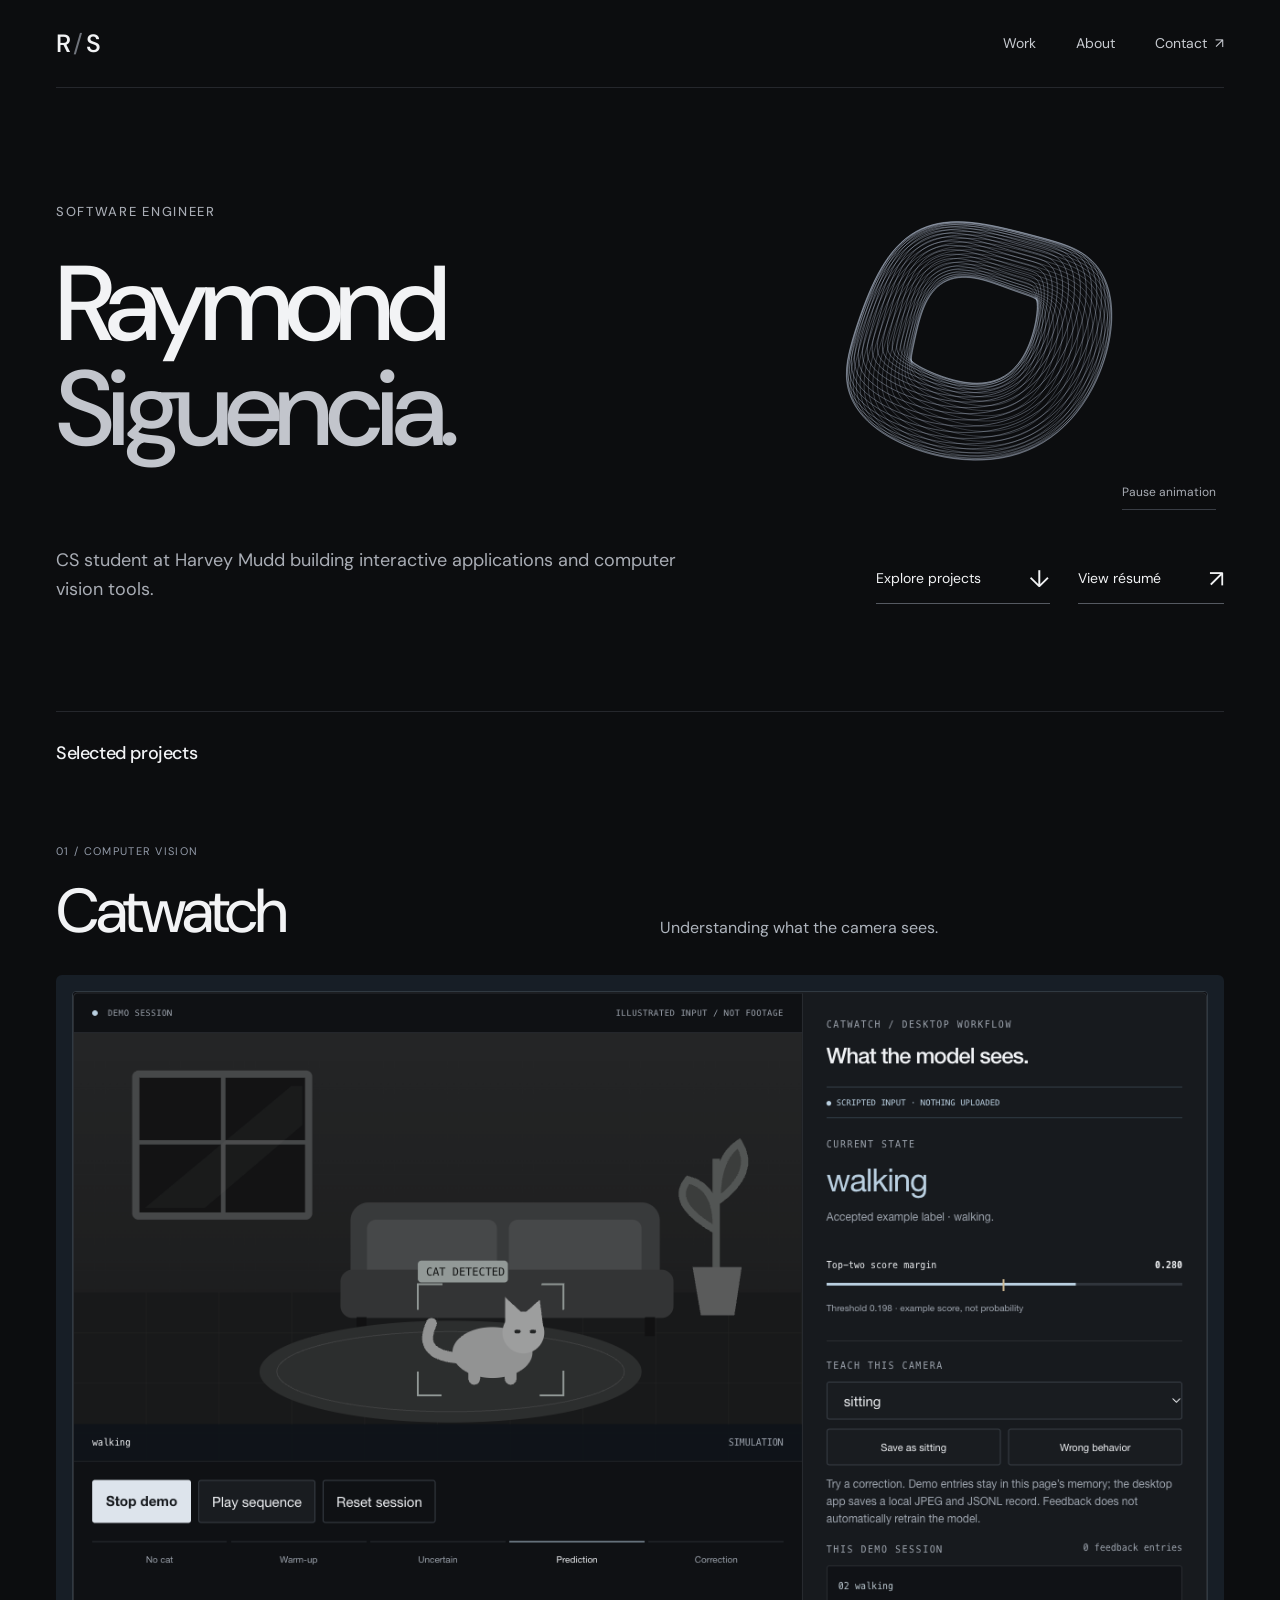
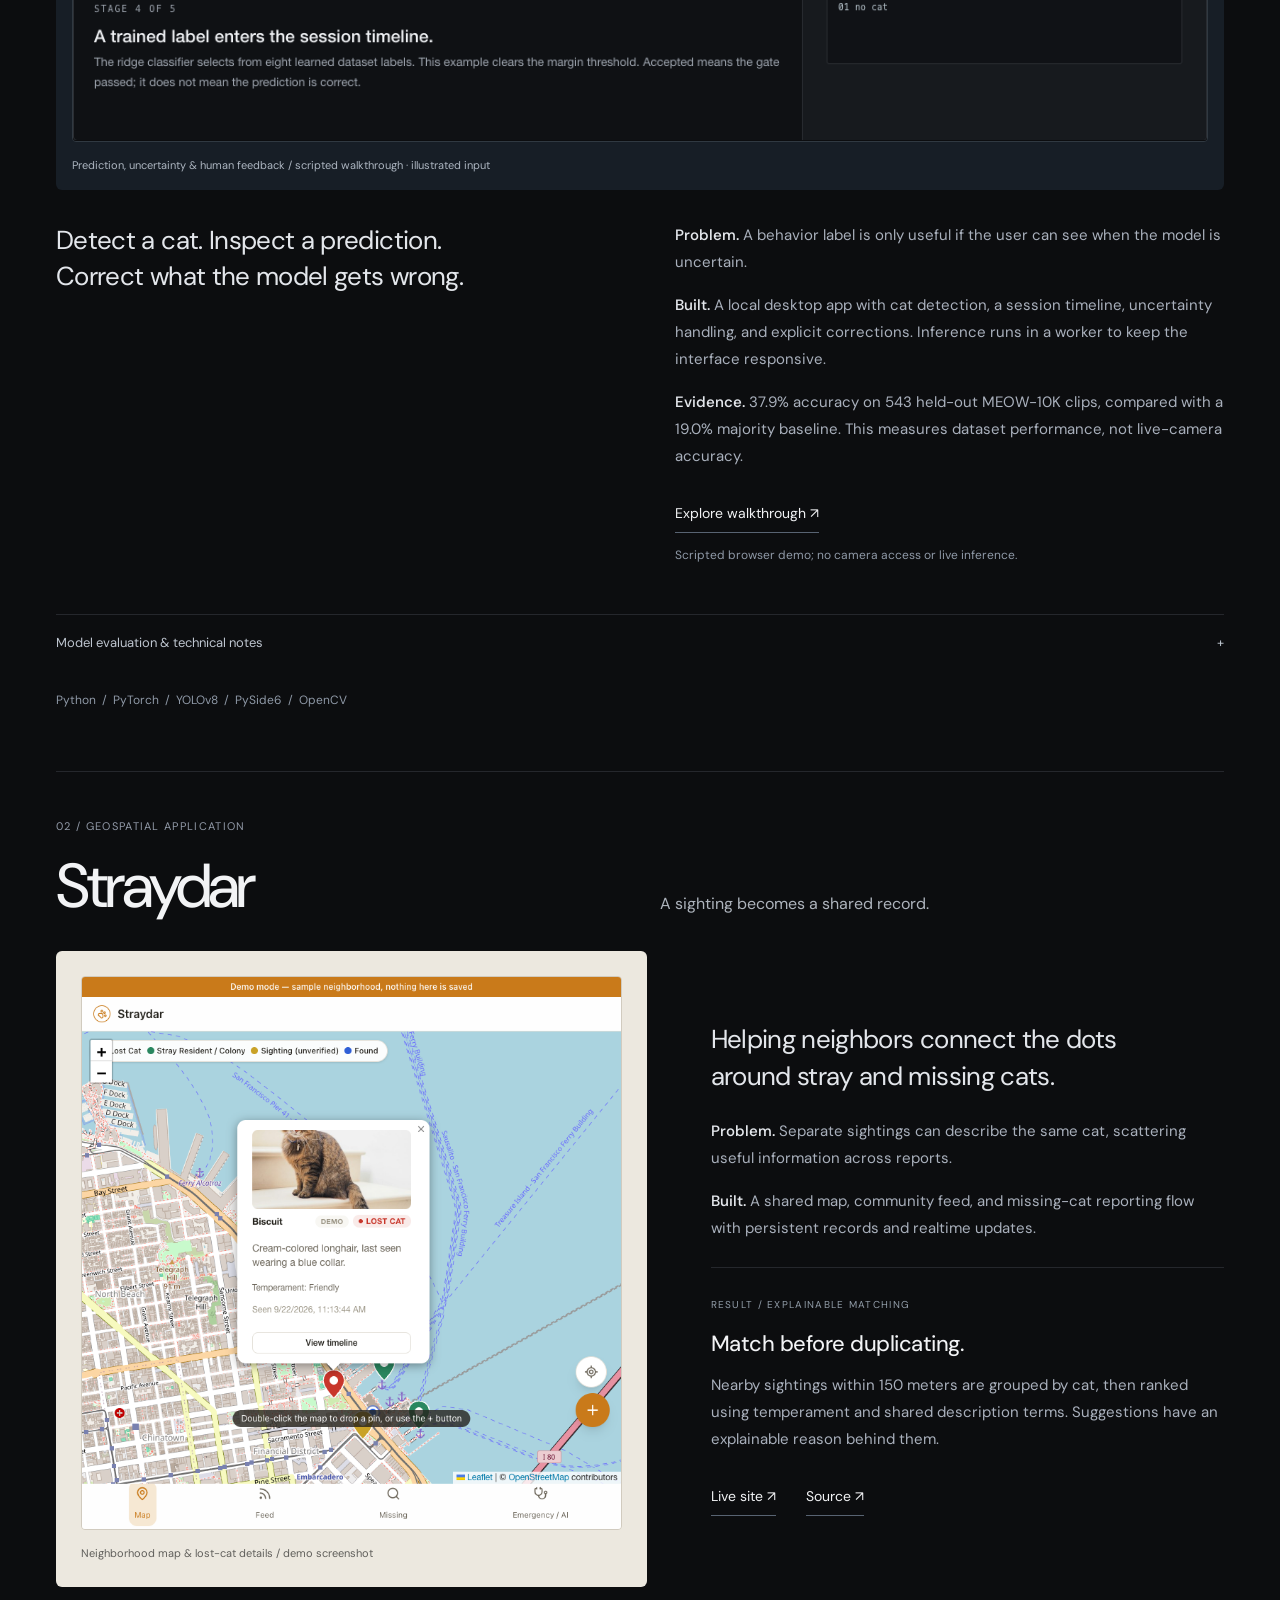
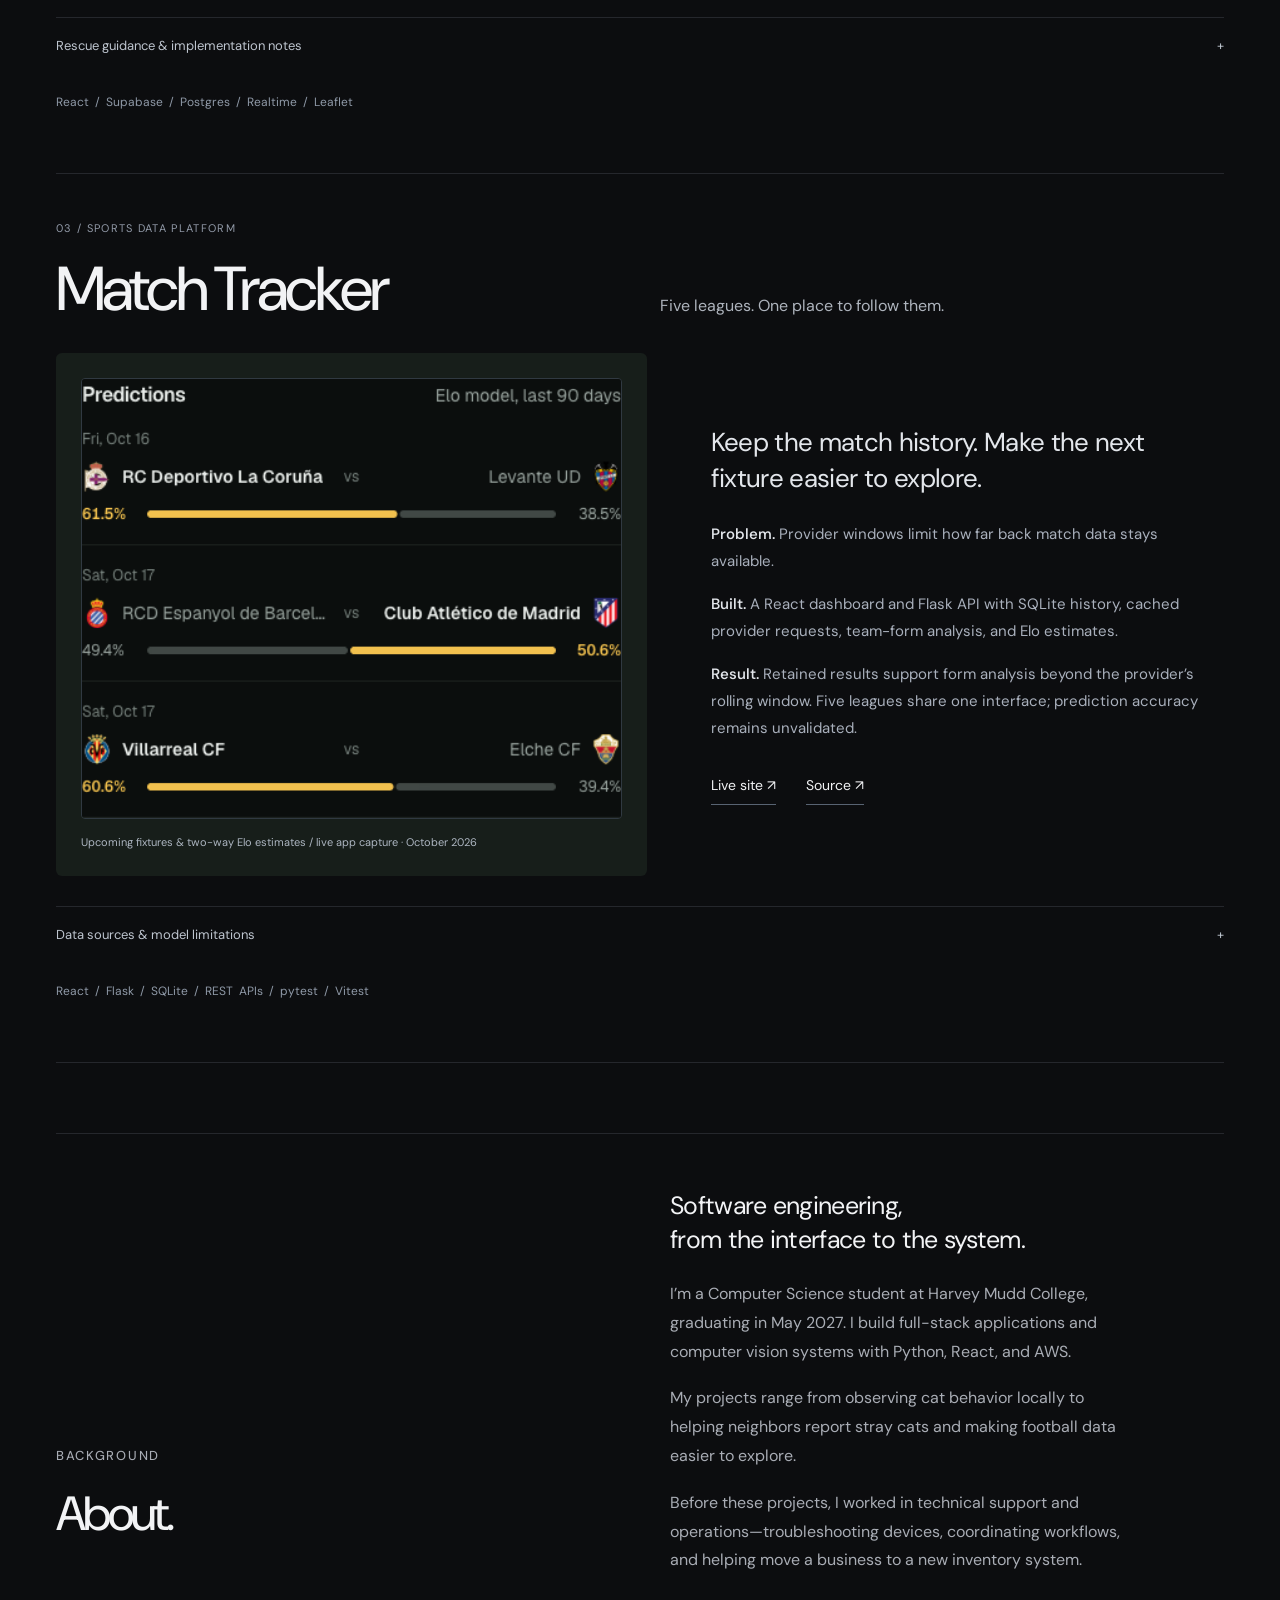
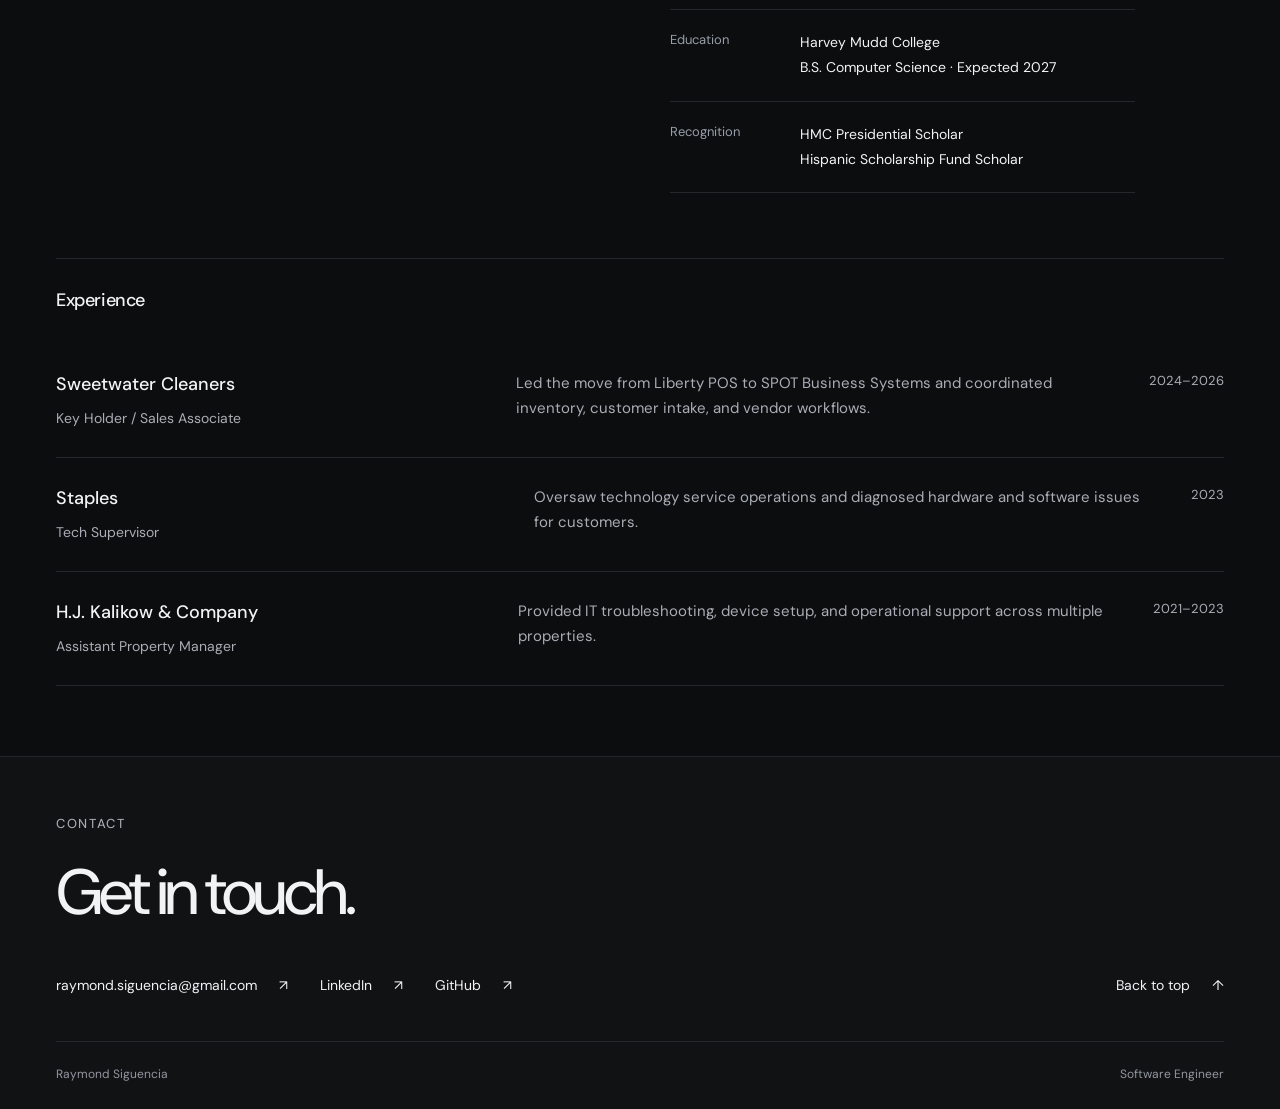
<file: index.html>
<!doctype html>
<html lang="en">
<head>
  <meta charset="utf-8">
  <meta name="viewport" content="width=device-width, initial-scale=1">
  <meta name="description" content="Raymond Siguencia — Software engineer. Explore Catwatch, Straydar, and Match Tracker.">
  <meta name="theme-color" content="#101113">
  <title>Raymond Siguencia — Software Engineer</title>
  <link rel="icon" href="assets/favicon.svg" type="image/svg+xml">
  <link rel="apple-touch-icon" href="assets/apple-touch-icon.png">
  <meta property="og:type" content="website">
  <meta property="og:title" content="Raymond Siguencia — Software Engineer">
  <meta property="og:description" content="CS student at Harvey Mudd building interactive applications and computer vision tools. Explore Catwatch, Straydar, and Match Tracker.">
  <meta property="og:image" content="https://rays2543.github.io/portfolio/assets/social-preview.png">
  <meta name="twitter:card" content="summary_large_image">
  <meta name="twitter:title" content="Raymond Siguencia — Software Engineer">
  <meta name="twitter:description" content="CS student at Harvey Mudd building interactive applications and computer vision tools.">
  <meta name="twitter:image" content="https://rays2543.github.io/portfolio/assets/social-preview.png">
  <link rel="stylesheet" href="style.css?v=20261012">
  <script src="script.js?v=20260923b" defer></script>
</head>
<body>
  <a class="skip" href="#work">Skip to work</a>
  <header class="site-header wrap">
    <a class="wordmark" href="#top" aria-label="Raymond Siguencia, home">R<span class="wordmark-slash">/</span>S</a>
    <nav aria-label="Main navigation"><a href="#work">Work</a><a href="#about">About</a><a href="#contact">Contact <span aria-hidden="true">↗</span></a></nav>
  </header>
  <main id="top">
    <section class="intro wrap" aria-labelledby="intro-title">
      <div class="hero-composition"><div class="intro-heading"><span class="eyebrow">Software engineer</span><h1 id="intro-title">Raymond<br><span>Siguencia.</span></h1></div><div class="motion-visual"><canvas id="flow-canvas" aria-hidden="true"></canvas><button id="motion-toggle" type="button" aria-pressed="false">Pause animation</button></div></div>
      <div class="intro-bottom"><p>CS student at Harvey Mudd building interactive applications and computer vision tools.</p><div class="hero-links"><a href="#work" class="explore">Explore projects <span aria-hidden="true">↓</span></a><a href="resume.html" class="explore">View résumé <span aria-hidden="true">↗</span></a></div></div>
    </section>
    <section id="work" class="work wrap" aria-labelledby="work-title">
      <div class="section-heading"><h2 id="work-title">Selected projects</h2><span>Catwatch / Straydar / Match Tracker</span></div>
      <article class="study reveal" id="catwatch">
        <div class="study-heading"><span class="project-number">01 / COMPUTER VISION</span><h3>Catwatch</h3><p>Understanding what the camera sees.</p></div>
        <a class="product-preview" href="demos/catwatch/index.html#demo" aria-label="Try the Catwatch scripted walkthrough"><figure class="product-shot wide-shot"><img src="assets/catwatch-workflow.png" alt="Catwatch scripted walkthrough showing a detected cat, behavior prediction, confidence margin, correction controls, and session history" width="1240" height="819" loading="lazy"><figcaption>Prediction, uncertainty & human feedback / scripted walkthrough · illustrated input</figcaption></figure></a>
        <div class="study-body"><p class="study-lead">Detect a cat. Inspect a prediction. Correct what the model gets wrong.</p><div><p><strong>Problem.</strong> A behavior label is only useful if the user can see when the model is uncertain.</p><p><strong>Built.</strong> A local desktop app with cat detection, a session timeline, uncertainty handling, and explicit corrections. Inference runs in a worker to keep the interface responsive.</p><p><strong>Evidence.</strong> 37.9% accuracy on 543 held-out MEOW-10K clips, compared with a 19.0% majority baseline. This measures dataset performance, not live-camera accuracy.</p><div class="study-links"><a href="demos/catwatch/index.html">Explore walkthrough ↗</a></div><p class="fine">Scripted browser demo; no camera access or live inference.</p></div></div>
        <details class="engineering"><summary>Model evaluation & technical notes <span aria-hidden="true">+</span></summary><div><p>A frozen MobileNetV3 encoder feeds a class-balanced ridge classifier over pooled visual features. On 543 held-out MEOW-10K clips, it achieved 37.9% accuracy against a 19.0% majority baseline. These dataset results do not establish live-camera accuracy.</p><p>Feedback is saved explicitly and does not automatically retrain the model. A separate earlier CLI pipeline handles rule-based events and optional AWS storage and notifications.</p></div></details>
        <p class="technology">Python / PyTorch / YOLOv8 / PySide6 / OpenCV</p>
      </article>
      <article class="study stray-study reveal" id="straydar">
        <div class="study-heading"><span class="project-number">02 / GEOSPATIAL APPLICATION</span><h3>Straydar</h3><p>A sighting becomes a shared record.</p></div>
        <div class="stray-layout"><figure class="product-shot"><img src="assets/straydar-map.png" alt="Straydar demo map with color-coded cat sightings and an open lost-cat card showing a photo, temperament, last-seen time, and timeline link" width="760" height="780" loading="lazy"><figcaption>Neighborhood map & lost-cat details / demo screenshot</figcaption></figure><div class="stray-copy"><p class="study-lead">Helping neighbors connect the dots around stray and missing cats.</p><p><strong>Problem.</strong> Separate sightings can describe the same cat, scattering useful information across reports.</p><p><strong>Built.</strong> A shared map, community feed, and missing-cat reporting flow with persistent records and realtime updates.</p><div class="decision"><span>RESULT / EXPLAINABLE MATCHING</span><h4>Match before duplicating.</h4><p>Nearby sightings within 150 meters are grouped by cat, then ranked using temperament and shared description terms. Suggestions have an explainable reason behind them.</p></div><div class="study-links"><a href="https://straydar.vercel.app" target="_blank" rel="noopener noreferrer">Live site ↗</a><a href="https://github.com/rayS2543/straydar" target="_blank" rel="noopener noreferrer">Source ↗</a></div></div></div>
        <details class="engineering"><summary>Rescue guidance & implementation notes <span aria-hidden="true">+</span></summary><div><p>The rescue assistant provides predefined guidance with optional Claude responses. Emergency vet information comes from OpenStreetMap with a fallback list. Matching is deterministic, not machine learning.</p><p>This is a development-stage application; authentication and access policies still need production hardening.</p><img class="assistant-preview" src="assets/straydar-assistant.png" alt="Straydar rescue assistant offering guidance for a skittish cat" width="384" height="688" loading="lazy"></div></details>
        <p class="technology">React / Supabase / Postgres / Realtime / Leaflet</p>
      </article>
      <article class="study reveal" id="match-tracker">
        <div class="study-heading"><span class="project-number">03 / SPORTS DATA PLATFORM</span><h3>Match Tracker</h3><p>Five leagues. One place to follow them.</p></div>
        <div class="stray-layout"><figure class="product-shot predictions-shot"><img src="assets/match-tracker-predictions.png" alt="Match Tracker’s La Liga predictions showing upcoming fixtures and two-way Elo estimates" width="430" height="351" loading="lazy"><figcaption>Upcoming fixtures & two-way Elo estimates / live app capture · October 2026</figcaption></figure><div class="stray-copy"><p class="study-lead">Keep the match history. Make the next fixture easier to explore.</p><p><strong>Problem.</strong> Provider windows limit how far back match data stays available.</p><p><strong>Built.</strong> A React dashboard and Flask API with SQLite history, cached provider requests, team-form analysis, and Elo estimates.</p><p><strong>Result.</strong> Retained results support form analysis beyond the provider’s rolling window. Five leagues share one interface; prediction accuracy remains unvalidated.</p><div class="study-links"><a href="https://sports-analyzer-chi.vercel.app" target="_blank" rel="noopener noreferrer">Live site ↗</a><a href="https://github.com/rayS2543/sports-analyzer" target="_blank" rel="noopener noreferrer">Source ↗</a></div></div></div>

        <details class="engineering"><summary>Data sources & model limitations <span aria-hidden="true">+</span></summary><div><p>Provider clients combine football-data.org, API-Football, FotMob lineups, and Google News RSS. Backend pytest and frontend Vitest suites run in GitHub Actions.</p><p>The Elo model processes the previous 90 days of completed matches, with a fixed home-advantage adjustment. Its estimates are two-way and do not include a separate draw probability; predictive accuracy has not been validated.</p></div></details>
        <p class="technology">React / Flask / SQLite / REST APIs / pytest / Vitest</p>
      </article>
    </section>
    <section id="about" class="about wrap reveal" aria-labelledby="about-title">
      <div class="section-label"><span class="eyebrow">Background</span><h2 id="about-title">About.</h2></div>
      <div class="about-copy"><p class="about-intro">Software engineering,<br>from the interface to the system.</p><p>I’m a Computer Science student at Harvey Mudd College, graduating in May 2027. I build full-stack applications and computer vision systems with Python, React, and AWS.</p><p>My projects range from observing cat behavior locally to helping neighbors report stray cats and making football data easier to explore.</p><p>Before these projects, I worked in technical support and operations—troubleshooting devices, coordinating workflows, and helping move a business to a new inventory system.</p><dl class="background-facts"><div><dt>Education</dt><dd>Harvey Mudd College<br>B.S. Computer Science · Expected 2027</dd></div><div><dt>Recognition</dt><dd>HMC Presidential Scholar<br>Hispanic Scholarship Fund Scholar</dd></div></dl></div>
    </section>
    <section class="experience wrap reveal" aria-labelledby="experience-title"><div class="section-heading"><h2 id="experience-title">Experience</h2><span>Beyond the projects</span></div><div class="experience-row"><div><h3>Sweetwater Cleaners</h3><span>Key Holder / Sales Associate</span></div><p>Led the move from Liberty POS to SPOT Business Systems and coordinated inventory, customer intake, and vendor workflows.</p><span class="experience-date">2024–2026</span></div><div class="experience-row"><div><h3>Staples</h3><span>Tech Supervisor</span></div><p>Oversaw technology service operations and diagnosed hardware and software issues for customers.</p><span class="experience-date">2023</span></div><div class="experience-row"><div><h3>H.J. Kalikow & Company</h3><span>Assistant Property Manager</span></div><p>Provided IT troubleshooting, device setup, and operational support across multiple properties.</p><span class="experience-date">2021–2023</span></div></section>
    <footer id="contact" class="contact"><div class="wrap"><div class="contact-heading"><span class="eyebrow">Contact</span><h2>Get in touch.</h2></div><div class="footer-line"><div class="contact-links"><a href="mailto:raymond.siguencia@gmail.com">raymond.siguencia@gmail.com <span aria-hidden="true">↗</span></a><a href="https://www.linkedin.com/in/raymond-siguencia-442982255/" target="_blank" rel="noopener noreferrer">LinkedIn <span aria-hidden="true">↗</span></a><a href="https://github.com/rayS2543" target="_blank" rel="noopener noreferrer">GitHub <span aria-hidden="true">↗</span></a></div><a href="#top">Back to top <span aria-hidden="true">↑</span></a></div><div class="footer-credit"><span>Raymond Siguencia</span><span>Software Engineer</span></div></div></footer>
  </main>
</body>
</html>
</file>
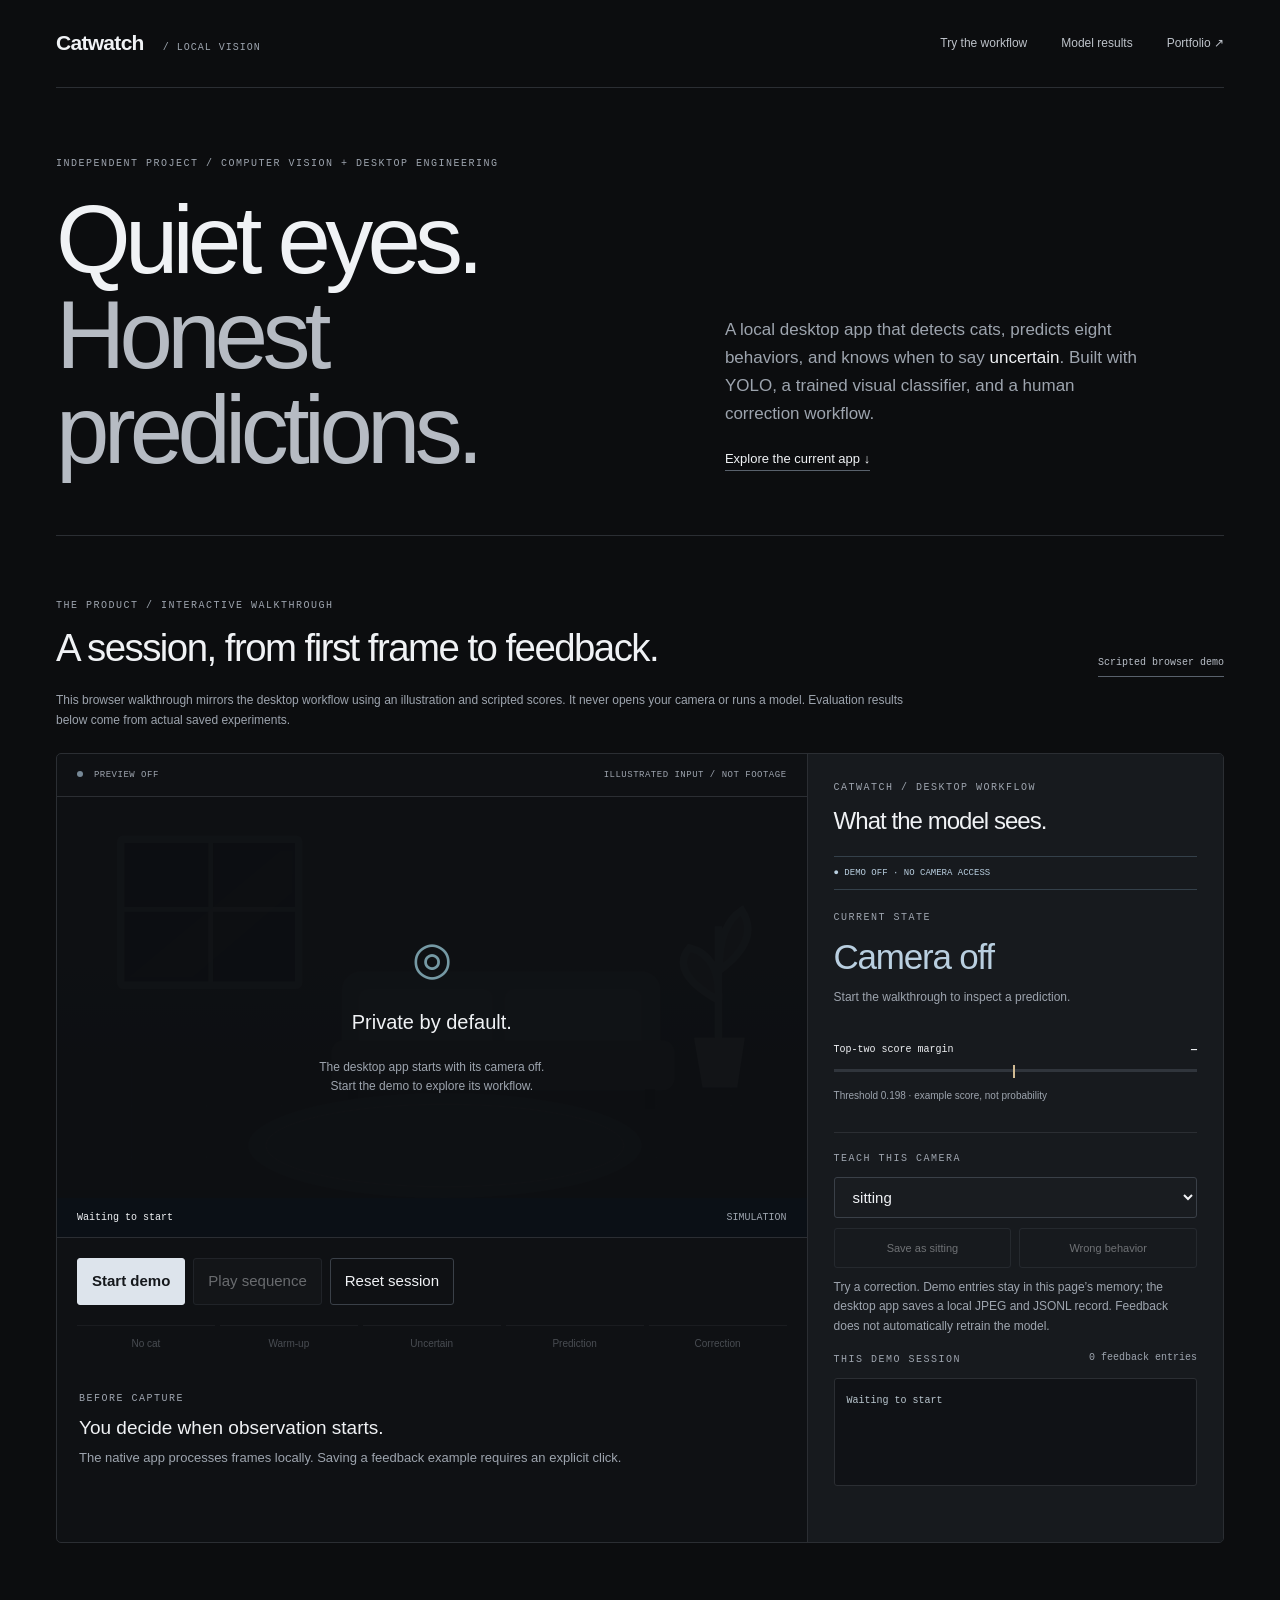
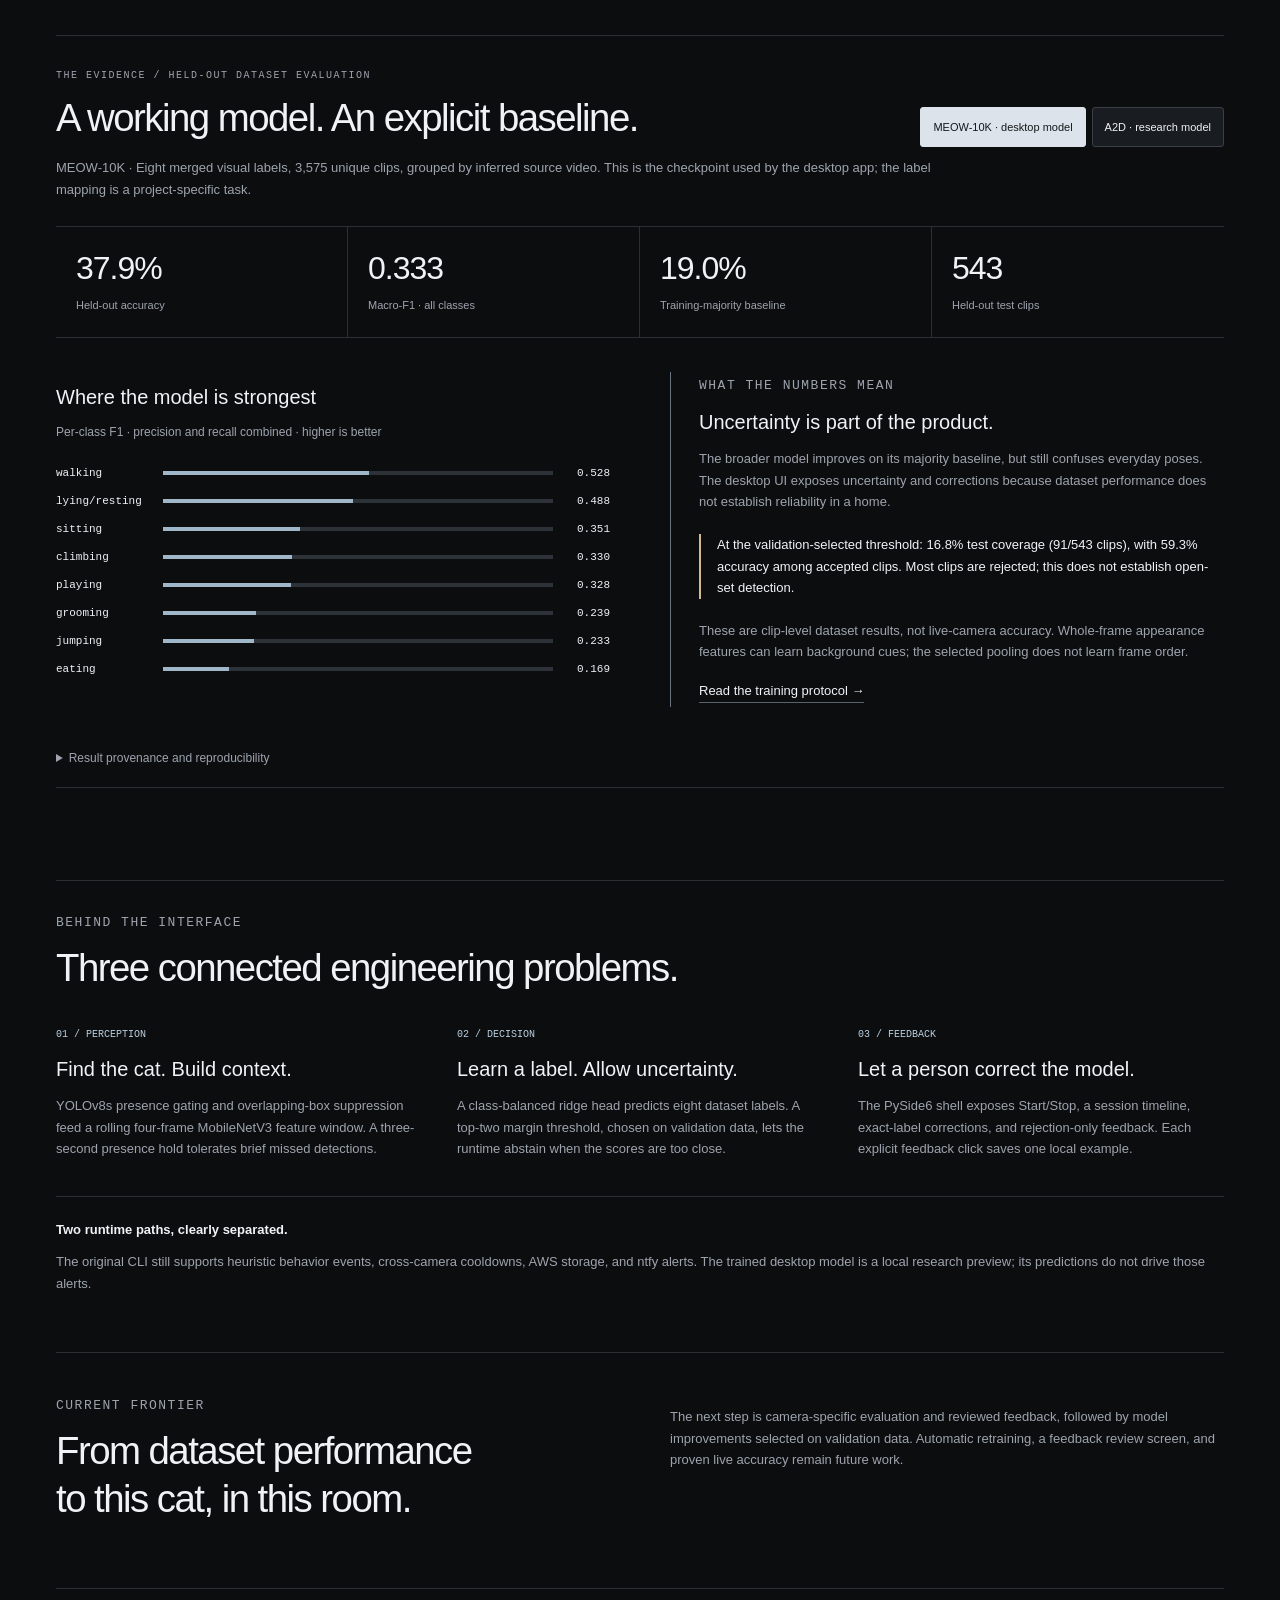
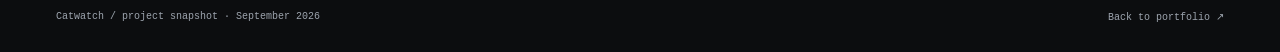
<file: demos/catwatch/index.html>
<!doctype html>
<html lang="en">
<head>
  <meta charset="utf-8">
  <meta name="viewport" content="width=device-width, initial-scale=1">
  <meta name="description" content="Explore Catwatch: a local desktop cat-behavior app with trained models, uncertainty handling, and explicit human feedback.">
  <meta name="theme-color" content="#0c0d0f">
  <title>Catwatch — From detection to understanding</title>
  <link rel="stylesheet" href="styles.css">
  <script src="results.js" defer></script>
  <script src="app.js" defer></script>
</head>
<body>
  <a class="skip" href="#main">Skip to content</a>
  <header class="site-header">
    <a class="brand" href="#">Catwatch<span> / LOCAL VISION</span></a>
    <nav aria-label="Primary"><a href="#demo">Try the workflow</a><a href="#evidence">Model results</a><a href="../../index.html#work">Portfolio ↗</a></nav>
  </header>
  <main id="main">
    <section class="hero">
      <div><p class="eyebrow">Independent project / computer vision + desktop engineering</p><h1>Quiet eyes.<br><span>Honest predictions.</span></h1></div>
      <div class="hero-copy"><p>A local desktop app that detects cats, predicts eight behaviors, and knows when to say <em>uncertain</em>. Built with YOLO, a trained visual classifier, and a human correction workflow.</p><a class="text-link" href="#demo">Explore the current app ↓</a></div>
    </section>
    <section id="demo" aria-labelledby="demo-title">
      <div class="section-heading"><div><p class="eyebrow">The product / interactive walkthrough</p><h2 id="demo-title">A session, from first frame to feedback.</h2></div><span class="badge">Scripted browser demo</span></div>
      <p class="demo-note">This browser walkthrough mirrors the desktop workflow using an illustration and scripted scores. It never opens your camera or runs a model. Evaluation results below come from actual saved experiments.</p>
      <div class="console">
        <div class="observation">
          <div class="console-bar"><span><span class="dot" id="status-dot"></span> <span id="source-status">PREVIEW OFF</span></span><span>ILLUSTRATED INPUT / NOT FOOTAGE</span></div>
          <div class="scene">
            <svg viewBox="0 0 800 470" role="img" aria-label="Illustrated living room used to demonstrate the desktop prediction workflow">
              <defs><pattern id="floor" width="80" height="55" patternUnits="userSpaceOnUse"><path d="M0 55H80V0" stroke="#253441" fill="none"/></pattern><linearGradient id="wall" x2="0" y2="1"><stop stop-color="#243444"/><stop offset="1" stop-color="#17232e"/></linearGradient></defs>
              <rect width="800" height="470" fill="url(#wall)"/>
              <path d="M0 285H800V470H0Z" fill="#18232c"/><path d="M0 285H800V470H0Z" fill="url(#floor)"/>
              <rect x="68" y="45" width="190" height="156" rx="3" fill="#101b26" stroke="#4c6375" stroke-width="8"/><path d="M164 48V199M71 120H257" stroke="#4c6375" stroke-width="5"/>
              <path d="M78 192L239 58H251V101L144 192Z" fill="#a1bfce" opacity=".06"/>
              <rect x="304" y="186" width="340" height="116" rx="20" fill="#3b5061"/><rect x="322" y="205" width="143" height="70" rx="10" fill="#4b6375"/><rect x="478" y="205" width="146" height="70" rx="10" fill="#4b6375"/><rect x="293" y="260" width="366" height="53" rx="13" fill="#344958"/><path d="M316 312V333M633 312V333" stroke="#101820" stroke-width="11"/>
              <ellipse cx="414" cy="372" rx="210" ry="56" fill="#2a4147"/><ellipse cx="414" cy="372" rx="191" ry="44" stroke="#405b61" fill="none"/>
              <path d="M706 282V138M706 217Q653 187 675 161Q708 169 706 217M707 185Q751 153 731 121Q706 137 707 185" stroke="#557969" stroke-width="8" fill="#345a4d"/><path d="M680 257H734L726 310H689Z" fill="#687d84"/>
              <g id="cat" hidden><ellipse cx="0" cy="10" rx="44" ry="28" fill="#b9c6cc"/><circle cx="34" cy="-12" r="23" fill="#cbd4d8"/><path d="M14 -23L14 -51L34 -32L52 -48L56 -17" fill="#cbd4d8"/><path d="M-39 16Q-83 12 -67 -22" stroke="#b9c6cc" stroke-width="12" stroke-linecap="round" fill="none"/><path d="M26 -13h3M43 -13h3" stroke="#203440" stroke-width="4" stroke-linecap="round"/><path d="M-20 26V39M20 25V39" stroke="#b9c6cc" stroke-width="13" stroke-linecap="round"/>
              <g id="box" hidden><path d="M-82 -37V-65H-55M54 -65H78V-37M78 30V57H52M-56 57H-82V31" stroke="#70e5c1" stroke-width="2" fill="none"/><rect x="-82" y="-91" width="99" height="24" rx="4" fill="#70e5c1"/><text x="-73" y="-75" fill="#0b211b" font-size="12" font-family="monospace">CAT DETECTED</text></g></g>
            </svg>
            <div class="off-screen" id="off-screen"><span class="camera-icon">◎</span><h3>Private by default.</h3><p>The desktop app starts with its camera off.<br>Start the demo to explore its workflow.</p></div>
            <div class="scene-label"><span id="scene-caption">Waiting to start</span><span>SIMULATION</span></div>
          </div>
          <div class="playback"><button id="toggle" class="primary">Start demo</button><button id="play" disabled>Play sequence</button><button id="reset" class="quiet">Reset session</button></div>
          <div class="steps" id="steps" role="group" aria-label="Session stages"></div>
          <div class="explain"><span class="eyebrow" id="step-count">BEFORE CAPTURE</span><h3 id="step-title">You decide when observation starts.</h3><p id="step-description">The native app processes frames locally. Saving a feedback example requires an explicit click.</p></div>
        </div>
        <aside class="rail" aria-label="Prediction and correction controls">
          <p class="eyebrow">Catwatch / desktop workflow</p><h2>What the model sees.</h2>
          <div class="privacy" id="privacy">● DEMO OFF · NO CAMERA ACCESS</div>
          <p class="eyebrow">Current state</p><div class="prediction" id="prediction" role="status">Camera off</div><p id="detail" class="detail">Start the walkthrough to inspect a prediction.</p>
          <div class="margin"><div><span>Top-two score margin</span><strong id="margin-value">—</strong></div><div class="meter"><div id="margin-fill"></div><span id="threshold-marker"></span></div><small id="margin-caption">Ridge scores are not confidence probabilities.</small></div>
          <div class="feedback"><label class="eyebrow" for="correction">Teach this camera</label><select id="correction" aria-label="Actual behavior"></select><div class="feedback-actions"><button id="save" disabled>Save as sitting</button><button id="reject" disabled>Wrong behavior</button></div><p class="detail">Try a correction. Demo entries stay in this page’s memory; the desktop app saves a local JPEG and JSONL record. Feedback does not automatically retrain the model.</p></div>
          <div class="session-head"><p class="eyebrow">This demo session</p><span id="feedback-count">0 corrections</span></div><ol id="history" class="history" aria-label="Session history"><li>Waiting to start</li></ol><p id="feedback-status" class="feedback-status" role="status"></p>
        </aside>
      </div>
    </section>
    <section id="evidence" class="evidence" aria-labelledby="evidence-title">
      <div class="section-heading"><div><p class="eyebrow">The evidence / held-out dataset evaluation</p><h2 id="evidence-title">A working model. An explicit baseline.</h2></div><div class="model-switch" role="group" aria-label="Evaluation dataset"><button id="meow" aria-pressed="true">MEOW-10K · desktop model</button><button id="a2d" aria-pressed="false">A2D · research model</button></div></div>
      <p id="dataset-description"></p>
      <div class="metrics" id="metrics"></div>
      <div class="results-grid"><div><h3>Where the model is strongest</h3><p class="detail">Per-class F1 · precision and recall combined · higher is better</p><div id="class-results"></div></div><div class="research-note"><p class="eyebrow">What the numbers mean</p><h3 id="result-title"></h3><p id="result-note"></p><div id="selective"></div><p class="detail">These are clip-level dataset results, not live-camera accuracy. Whole-frame appearance features can learn background cues; the selected pooling does not learn frame order.</p><a class="text-link" href="protocol.html">Read the training protocol →</a></div></div>
      <details><summary>Result provenance and reproducibility</summary><p>The values shown here are exported from the local experiment reports. The snapshot includes report hashes, split counts, model settings, and evaluation results. No video, weights, or private camera feedback is included.</p><a href="evaluation.json">Inspect the evaluation snapshot</a><p class="detail">Refresh with <code>python scripts/export_demo_results.py</code> after a new evaluated run. The walkthrough’s example scores are scripted separately.</p></details>
    </section>
    <section class="engineering" aria-labelledby="engineering-title"><p class="eyebrow">Behind the interface</p><h2 id="engineering-title">Three connected engineering problems.</h2><div class="engineering-grid"><article><span class="index">01 / PERCEPTION</span><h3>Find the cat. Build context.</h3><p>YOLOv8s presence gating and overlapping-box suppression feed a rolling four-frame MobileNetV3 feature window. A three-second presence hold tolerates brief missed detections.</p></article><article><span class="index">02 / DECISION</span><h3>Learn a label. Allow uncertainty.</h3><p>A class-balanced ridge head predicts eight dataset labels. A top-two margin threshold, chosen on validation data, lets the runtime abstain when the scores are too close.</p></article><article><span class="index">03 / FEEDBACK</span><h3>Let a person correct the model.</h3><p>The PySide6 shell exposes Start/Stop, a session timeline, exact-label corrections, and rejection-only feedback. Each explicit feedback click saves one local example.</p></article></div><div class="boundary"><strong>Two runtime paths, clearly separated.</strong><p>The original CLI still supports heuristic behavior events, cross-camera cooldowns, AWS storage, and ntfy alerts. The trained desktop model is a local research preview; its predictions do not drive those alerts.</p></div></section>
    <section class="next"><div><p class="eyebrow">Current frontier</p><h2>From dataset performance<br>to this cat, in this room.</h2></div><p>The next step is camera-specific evaluation and reviewed feedback, followed by model improvements selected on validation data. Automatic retraining, a feedback review screen, and proven live accuracy remain future work.</p></section>
    <footer><span>Catwatch / project snapshot · September 2026</span><a href="../../index.html#work">Back to portfolio ↗</a></footer>
  </main>
</body>
</html>
</file>
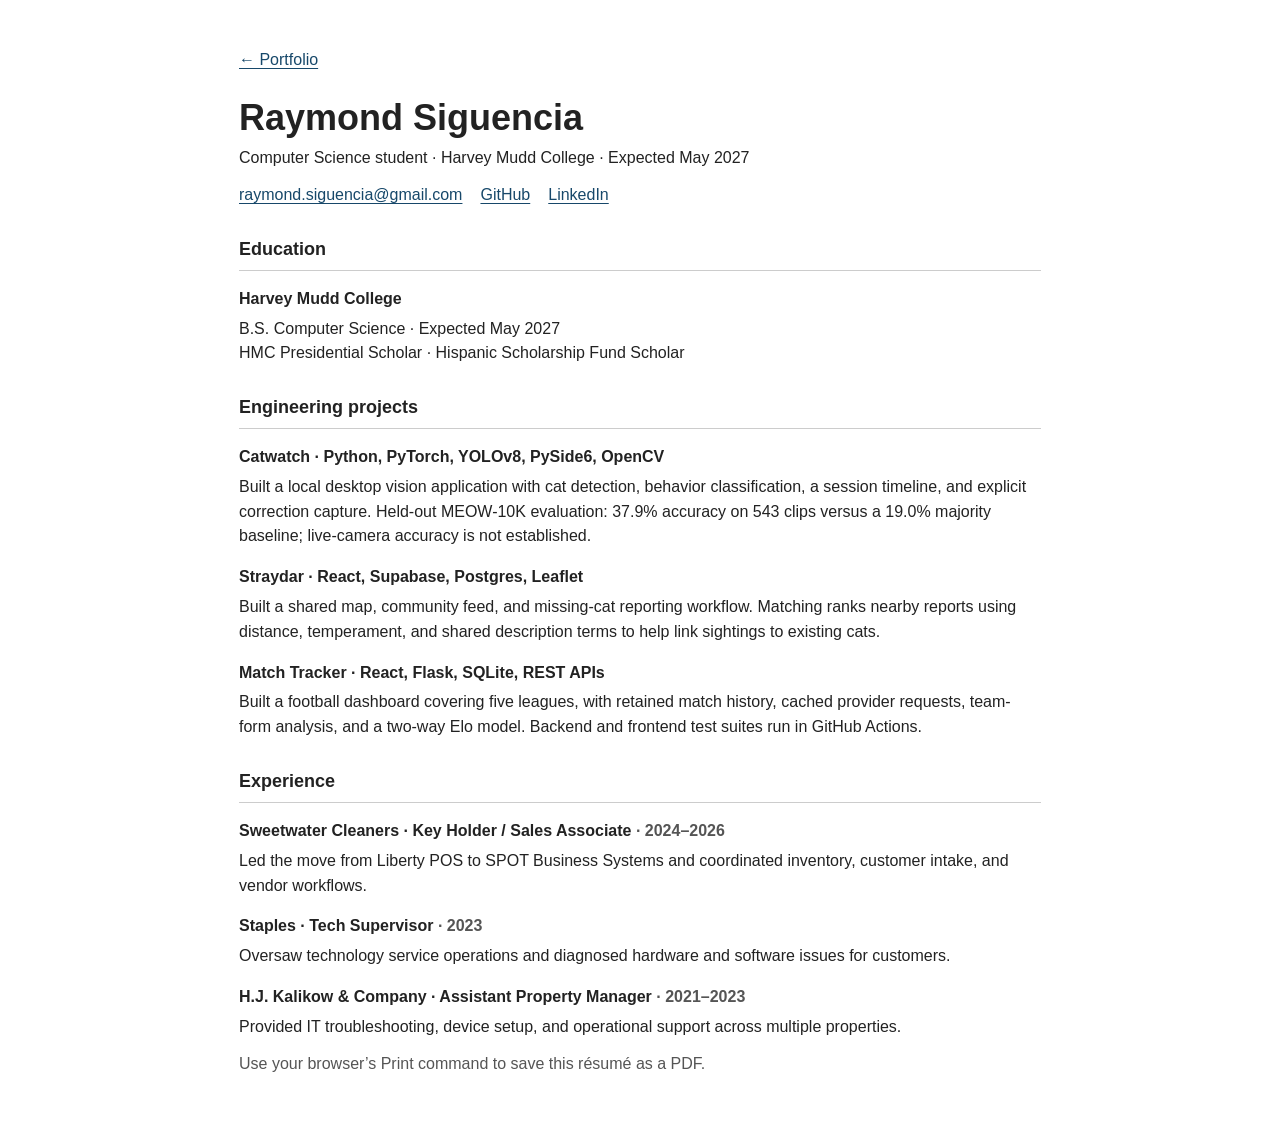
<file: resume.html>
<!doctype html>
<html lang="en"><head><meta charset="utf-8"><meta name="viewport" content="width=device-width, initial-scale=1"><meta name="description" content="Raymond Siguencia — education, engineering projects, and experience."><title>Raymond Siguencia — Résumé</title><link rel="icon" href="assets/favicon.svg"><style>
*{box-sizing:border-box}body{max-width:850px;margin:48px auto;padding:0 24px;color:#222;background:#fff;font:16px/1.55 Arial,sans-serif}h1{font-size:36px;line-height:1.15;margin-bottom:8px}h2{font-size:18px;border-bottom:1px solid #ccc;padding-bottom:6px;margin-top:28px}h3{font-size:16px;margin-bottom:4px}p{margin:5px 0 12px}a{color:#17486a;text-underline-offset:3px}.links{display:flex;gap:18px;flex-wrap:wrap}.muted{color:#555}a:focus-visible{outline:2px solid #17486a;outline-offset:4px}@media print{body{margin:0;font-size:10pt;max-width:none}.back{display:none}h1{font-size:26pt}h2{margin-top:16px}h3,p{break-inside:avoid}a{color:inherit}}
</style></head><body><nav class="back"><a href="index.html">← Portfolio</a></nav><main><header><h1>Raymond Siguencia</h1><p>Computer Science student · Harvey Mudd College · Expected May 2027</p><div class="links"><a href="mailto:raymond.siguencia@gmail.com">raymond.siguencia@gmail.com</a><a href="https://github.com/rayS2543">GitHub</a><a href="https://www.linkedin.com/in/raymond-siguencia-442982255/">LinkedIn</a></div></header>
<section><h2>Education</h2><h3>Harvey Mudd College</h3><p>B.S. Computer Science · Expected May 2027<br>HMC Presidential Scholar · Hispanic Scholarship Fund Scholar</p></section>
<section><h2>Engineering projects</h2><h3>Catwatch · Python, PyTorch, YOLOv8, PySide6, OpenCV</h3><p>Built a local desktop vision application with cat detection, behavior classification, a session timeline, and explicit correction capture. Held-out MEOW-10K evaluation: 37.9% accuracy on 543 clips versus a 19.0% majority baseline; live-camera accuracy is not established.</p><h3>Straydar · React, Supabase, Postgres, Leaflet</h3><p>Built a shared map, community feed, and missing-cat reporting workflow. Matching ranks nearby reports using distance, temperament, and shared description terms to help link sightings to existing cats.</p><h3>Match Tracker · React, Flask, SQLite, REST APIs</h3><p>Built a football dashboard covering five leagues, with retained match history, cached provider requests, team-form analysis, and a two-way Elo model. Backend and frontend test suites run in GitHub Actions.</p></section>
<section><h2>Experience</h2><h3>Sweetwater Cleaners · Key Holder / Sales Associate <span class="muted">· 2024–2026</span></h3><p>Led the move from Liberty POS to SPOT Business Systems and coordinated inventory, customer intake, and vendor workflows.</p><h3>Staples · Tech Supervisor <span class="muted">· 2023</span></h3><p>Oversaw technology service operations and diagnosed hardware and software issues for customers.</p><h3>H.J. Kalikow & Company · Assistant Property Manager <span class="muted">· 2021–2023</span></h3><p>Provided IT troubleshooting, device setup, and operational support across multiple properties.</p></section></main><p class="back muted">Use your browser’s Print command to save this résumé as a PDF.</p></body></html>
</file>
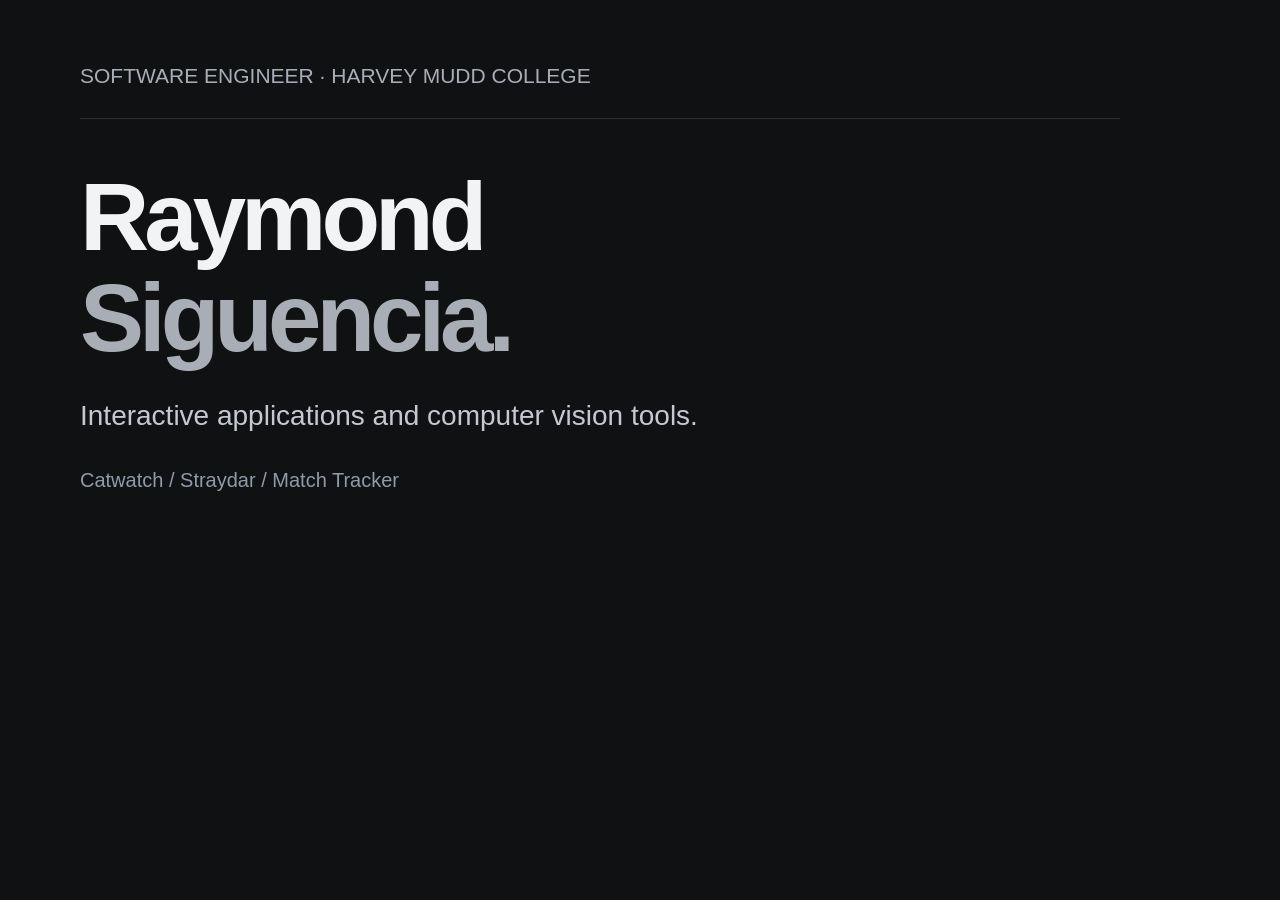
<file: assets/social-preview.html>
<!doctype html><html lang="en"><head><meta charset="utf-8"><meta name="viewport" content="width=device-width,initial-scale=1"><title>Raymond Siguencia — Social preview</title><style>*{box-sizing:border-box}body{margin:0;background:#101113;color:#f2f3f5;font-family:Arial,sans-serif;width:1200px;height:630px;padding:64px 80px}header{font-size:21px;color:#a9adb5;border-bottom:1px solid #2c2e33;padding-bottom:30px}h1{font-size:96px;letter-spacing:-5px;line-height:1.05;margin:48px 0 26px}h1 span{color:#a9adb5}p{font-size:28px;line-height:1.5;max-width:970px;color:#c5c9cf;margin:0}footer{font-size:20px;color:#929aa8;margin-top:32px}</style></head><body><header>SOFTWARE ENGINEER · HARVEY MUDD COLLEGE</header><h1>Raymond<br><span>Siguencia.</span></h1><p>Interactive applications and computer vision tools.</p><footer>Catwatch / Straydar / Match Tracker</footer></body></html>
</file>
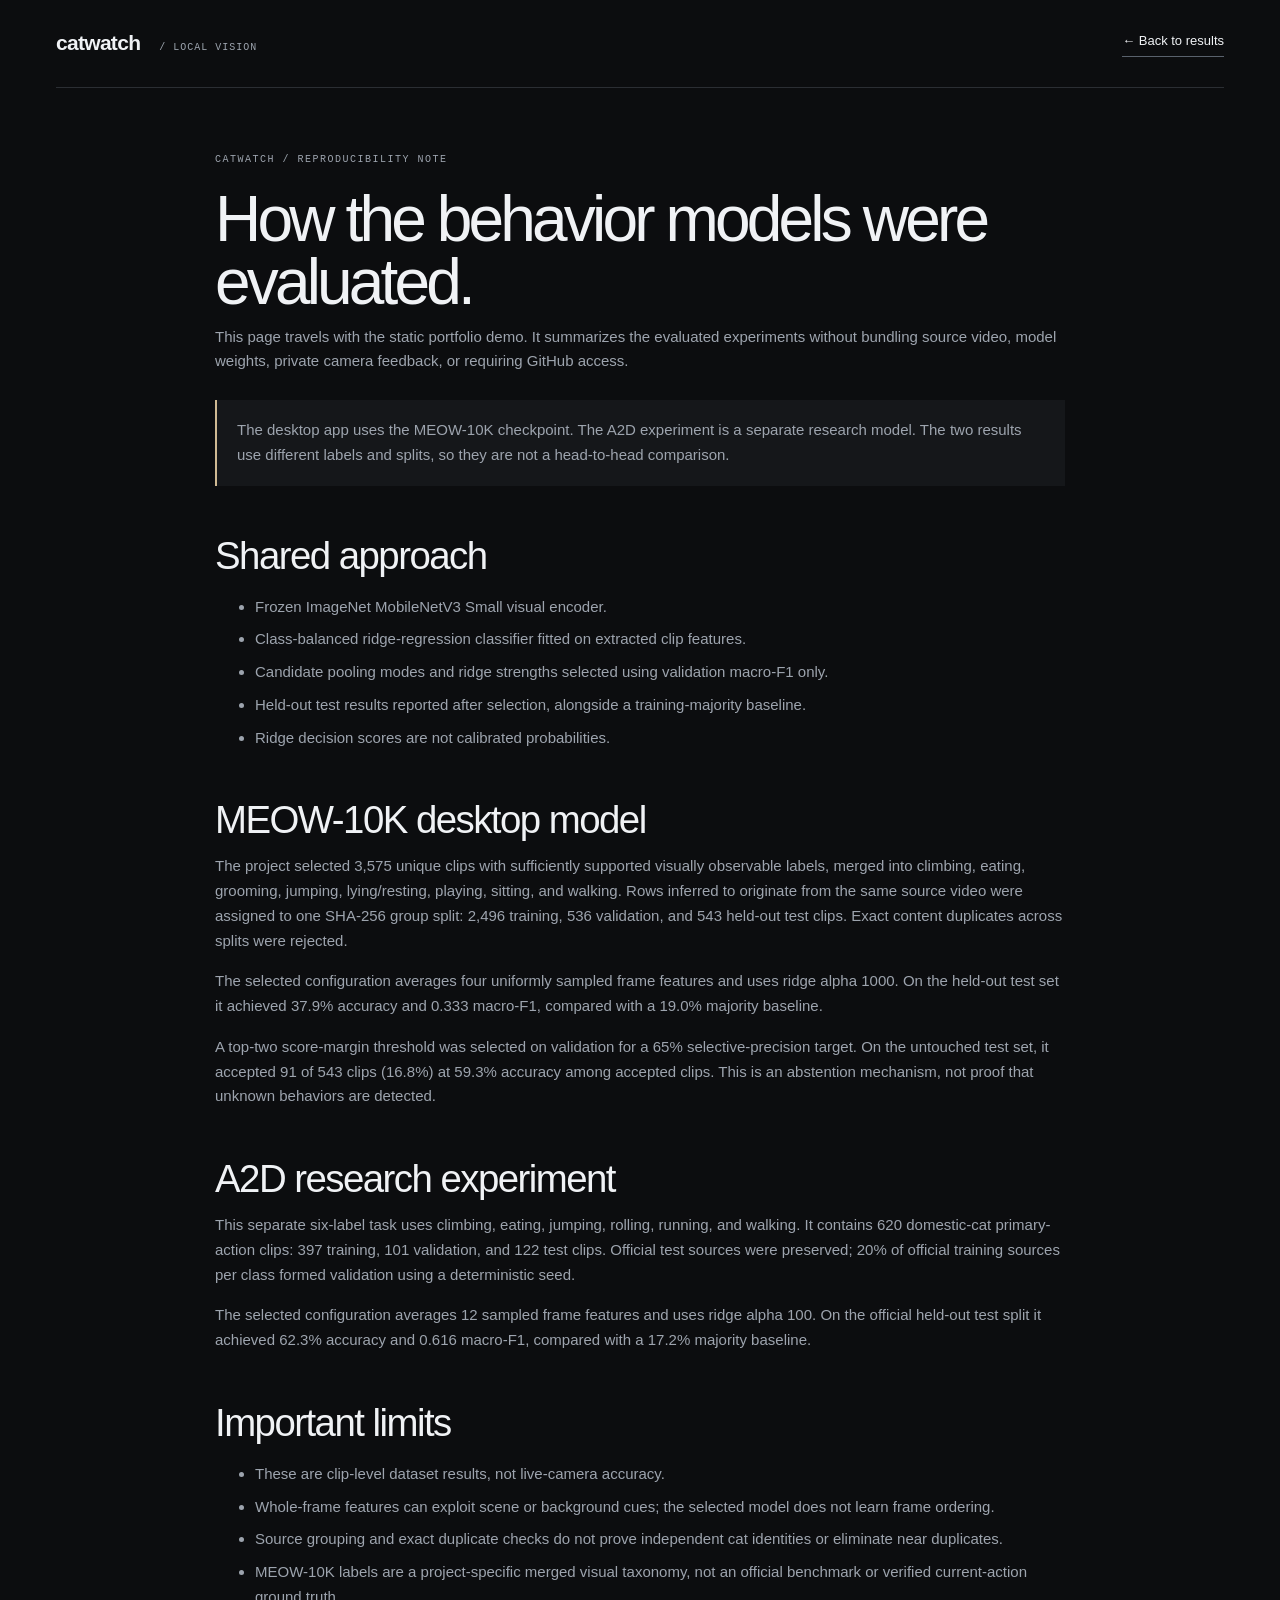
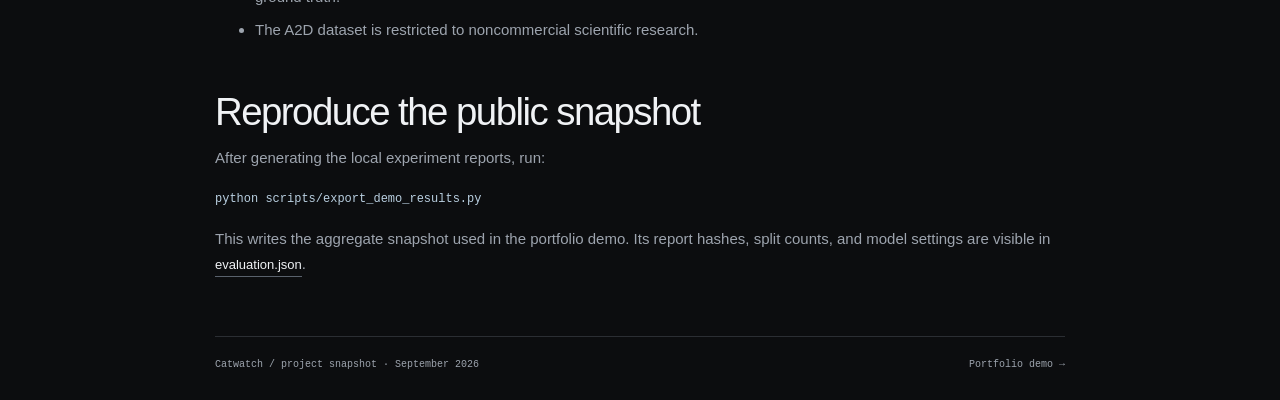
<file: demos/catwatch/protocol.html>
<!doctype html>
<html lang="en">
<head>
  <meta charset="utf-8">
  <meta name="viewport" content="width=device-width, initial-scale=1">
  <meta name="description" content="Catwatch evaluation protocol.">
  <title>Catwatch — Training protocol</title>
  <link rel="stylesheet" href="styles.css">
  <style>
    .protocol { max-width: 850px; padding-top: 64px; }
    .protocol h1 { font-size: clamp(38px, 5vw, 64px); }
    .protocol h2 { margin-top: 46px; }
    .protocol li { color: var(--muted); margin: 8px 0; }
    .protocol code { color: var(--mint); font: 12px var(--mono); }
    .callout { border-left: 2px solid var(--amber); background: var(--panel); padding: 18px 20px; margin: 26px 0; }
    .callout p { margin: 0; }
  </style>
</head>
<body>
  <header class="site-header">
    <a class="brand" href="index.html">catwatch<span> / LOCAL VISION</span></a>
    <a class="text-link" href="index.html#evidence">← Back to results</a>
  </header>
  <main class="protocol">
    <p class="eyebrow">Catwatch / reproducibility note</p>
    <h1>How the behavior models were evaluated.</h1>
    <p>This page travels with the static portfolio demo. It summarizes the evaluated experiments without bundling source video, model weights, private camera feedback, or requiring GitHub access.</p>

    <div class="callout"><p>The desktop app uses the MEOW-10K checkpoint. The A2D experiment is a separate research model. The two results use different labels and splits, so they are not a head-to-head comparison.</p></div>

    <h2>Shared approach</h2>
    <ul>
      <li>Frozen ImageNet MobileNetV3 Small visual encoder.</li>
      <li>Class-balanced ridge-regression classifier fitted on extracted clip features.</li>
      <li>Candidate pooling modes and ridge strengths selected using validation macro-F1 only.</li>
      <li>Held-out test results reported after selection, alongside a training-majority baseline.</li>
      <li>Ridge decision scores are not calibrated probabilities.</li>
    </ul>

    <h2>MEOW-10K desktop model</h2>
    <p>The project selected 3,575 unique clips with sufficiently supported visually observable labels, merged into climbing, eating, grooming, jumping, lying/resting, playing, sitting, and walking. Rows inferred to originate from the same source video were assigned to one SHA-256 group split: 2,496 training, 536 validation, and 543 held-out test clips. Exact content duplicates across splits were rejected.</p>
    <p>The selected configuration averages four uniformly sampled frame features and uses ridge alpha 1000. On the held-out test set it achieved 37.9% accuracy and 0.333 macro-F1, compared with a 19.0% majority baseline.</p>
    <p>A top-two score-margin threshold was selected on validation for a 65% selective-precision target. On the untouched test set, it accepted 91 of 543 clips (16.8%) at 59.3% accuracy among accepted clips. This is an abstention mechanism, not proof that unknown behaviors are detected.</p>

    <h2>A2D research experiment</h2>
    <p>This separate six-label task uses climbing, eating, jumping, rolling, running, and walking. It contains 620 domestic-cat primary-action clips: 397 training, 101 validation, and 122 test clips. Official test sources were preserved; 20% of official training sources per class formed validation using a deterministic seed.</p>
    <p>The selected configuration averages 12 sampled frame features and uses ridge alpha 100. On the official held-out test split it achieved 62.3% accuracy and 0.616 macro-F1, compared with a 17.2% majority baseline.</p>

    <h2>Important limits</h2>
    <ul>
      <li>These are clip-level dataset results, not live-camera accuracy.</li>
      <li>Whole-frame features can exploit scene or background cues; the selected model does not learn frame ordering.</li>
      <li>Source grouping and exact duplicate checks do not prove independent cat identities or eliminate near duplicates.</li>
      <li>MEOW-10K labels are a project-specific merged visual taxonomy, not an official benchmark or verified current-action ground truth.</li>
      <li>The A2D dataset is restricted to noncommercial scientific research.</li>
    </ul>

    <h2>Reproduce the public snapshot</h2>
    <p>After generating the local experiment reports, run:</p>
    <pre><code>python scripts/export_demo_results.py</code></pre>
    <p>This writes the aggregate snapshot used in the portfolio demo. Its report hashes, split counts, and model settings are visible in <a class="text-link" href="evaluation.json">evaluation.json</a>.</p>
    <footer><span>Catwatch / project snapshot · September 2026</span><a href="index.html">Portfolio demo →</a></footer>
  </main>
</body>
</html>
</file>
<file: style.css>
@import url('https://fonts.googleapis.com/css2?family=DM+Sans:wght@400;450;500;550;600;650;700&display=swap');
:root{color-scheme:dark;--bg:#101113;--surface:#191b1e;--text:#f2f3f5;--secondary:#a9adb5;--rule:#2c2e33;--font:'DM Sans',Arial,sans-serif}
*{box-sizing:border-box}
html{scroll-behavior:smooth;scroll-padding-top:35px}
body{margin:0;background:var(--bg);color:var(--text);font-family:var(--font);font-size:16px;line-height:1.5;-webkit-font-smoothing:antialiased}
a{color:inherit;text-decoration:none}button{font:inherit;color:inherit}button,a{-webkit-tap-highlight-color:transparent}button:focus-visible,a:focus-visible{outline:2px solid #e0e8ff;outline-offset:7px}::selection{background:#dce2ed;color:#101113}
.wrap{width:min(1240px,calc(100% - 112px));margin-inline:auto}
.site-header{height:104px;display:flex;justify-content:space-between;align-items:center;border-bottom:1px solid var(--rule)}
.wordmark{font-size:25px;font-weight:550;letter-spacing:-1.7px}.wordmark-slash{color:#70747c;font-weight:400;margin-inline:4px}
nav{display:flex;gap:40px;font-size:14px;color:#c8cbd1}nav a{padding-block:8px}nav a:hover{color:#fff}nav a span{margin-left:4px}
.intro{padding-top:78px;padding-bottom:62px}.eyebrow{font-size:13px;letter-spacing:.13em;text-transform:uppercase;color:var(--secondary);font-weight:450}.intro h1{font-size:clamp(76px,10.5vw,152px);font-weight:500;letter-spacing:-.065em;line-height:.98;margin:29px 0 0}.intro h1>span{color:#a9adb5}
.intro-bottom{display:flex;justify-content:space-between;align-items:flex-end;margin-top:48px}.intro-bottom p{font-size:18px;line-height:1.6;color:var(--secondary);margin:0}.explore{display:flex;gap:48px;align-items:center;border-bottom:1px solid #555961;padding-block:12px;font-size:14px}.explore span{font-size:24px;line-height:1;transition:transform .2s}.explore:hover span{transform:translateY(4px)}
.work{padding-top:45px;padding-bottom:100px}.section-heading{border-top:1px solid var(--rule);padding-top:28px;margin-bottom:30px;display:flex;justify-content:space-between;align-items:center;gap:24px}.section-heading h2{font-size:18px;font-weight:500;margin:0;letter-spacing:-.4px}.section-heading>span{font-size:13px;color:var(--secondary)}
.project-grid{display:grid;grid-template-columns:1fr 1fr;gap:40px 30px}.project-catwatch{grid-column:1/-1}.project-open{width:100%;display:block;text-align:left;border:0;background:none;padding:0;cursor:pointer}.project-art{height:322px;position:relative;overflow:hidden;border:1px solid #30343c;background:#1b1e24;display:flex;align-items:center;justify-content:center;transition:border-color .25s,background-color .25s}.catwatch-art{height:390px;background:#202631;border-color:#343d4b}.straydar-art{background:#1e2425;border-color:#303a3b}.match-art{background:#1d1e23;border-color:#34353b}.project-open:hover .project-art{border-color:#777f8d}.project-cover-label{position:absolute;left:28px;top:23px;font-size:13px;color:#afb7c5}.cover-title{letter-spacing:-.06em;font-weight:500;line-height:1;transition:transform .3s}.catwatch-title{font-size:clamp(76px,10vw,136px);color:#e3e8f0}.title-period{color:#8e9db8}.straydar-title{font-size:clamp(62px,6.6vw,94px);font-weight:450;color:#cdd9d8;letter-spacing:-.055em}.match-title{font-size:clamp(42px,4.2vw,62px);letter-spacing:-.045em;font-weight:550;line-height:.99;color:#d6d7df}.cover-detail{position:absolute;left:28px;bottom:25px;font-size:12px;color:#a2aab7}.open-icon{position:absolute;bottom:22px;right:26px;font-size:23px;color:#c5cbd7;line-height:1;transition:transform .2s}.project-open:hover .open-icon{transform:translate(3px,-3px)}.project-open:hover .cover-title{transform:translateY(-3px)}.project-caption{display:flex;justify-content:space-between;align-items:center;gap:20px;margin-top:18px}.project-caption h3{font-size:20px;font-weight:450;letter-spacing:-.45px;margin:0}.project-caption>span{font-size:13px;color:var(--secondary)}.project-caption>span>span{margin-left:9px}.work-note{color:#8e939d;font-size:13px;margin:34px 0 0}
.about{display:grid;grid-template-columns:1fr 1fr;gap:60px;border-top:1px solid var(--rule);padding-block:70px 96px}.section-label h2{font-size:64px;font-weight:450;letter-spacing:-3px;line-height:1.05;margin:22px 0 0}.about-copy{padding-top:37px;max-width:465px}.about-copy .about-intro{font-size:29px;line-height:1.35;letter-spacing:-.7px;color:var(--text);margin:0 0 23px}.about-copy p{line-height:1.8;color:var(--secondary);margin:18px 0}.about-copy .content-pending{font-size:13px;color:#8e939d;border-top:1px solid var(--rule);padding-top:23px;margin-top:30px}
.contact{background:#161719;border-top:1px solid #24262a;padding-block:54px 26px}.contact-heading h2{font-size:clamp(48px,6.3vw,88px);line-height:1.1;letter-spacing:-.055em;font-weight:450;margin:23px 0 47px}.footer-line{display:flex;justify-content:space-between;align-items:center;gap:24px;font-size:14px;padding-bottom:45px;color:var(--secondary)}.footer-line a{color:var(--text)}.footer-line a span{margin-left:18px}.footer-credit{border-top:1px solid var(--rule);padding-top:23px;display:flex;justify-content:space-between;gap:20px;font-size:12px;color:#9297a0}
.skip{position:absolute;top:-100px;left:15px;z-index:20;background:var(--text);color:var(--bg);padding:12px}.skip:focus{top:12px}
dialog{color:var(--text);background:#1a1c20;border:1px solid #41454d;width:min(680px,calc(100% - 32px));max-height:85dvh;padding:32px 40px;box-shadow:0 24px 100px #0008}dialog::backdrop{background:#08090bce;backdrop-filter:blur(8px)}.dialog-top{display:flex;justify-content:space-between;align-items:center;gap:20px}.dialog-top button{border:0;background:none;cursor:pointer;padding:8px 0 8px 15px;font-size:14px}.dialog-top button span{font-size:24px;margin-left:15px}dialog h2{font-size:54px;font-weight:500;letter-spacing:-2px;line-height:1.1;margin:35px 0 20px}dialog p{line-height:1.75;color:var(--secondary)}.dialog-note{font-size:14px;border-top:1px solid var(--rule);padding-top:20px;margin-top:26px;color:#d0d3d9}body.modal-open{overflow:hidden}
@media(min-width:1450px){.intro{padding-top:96px;padding-bottom:70px}}
@media(max-width:900px){.wrap{width:calc(100% - 64px)}.intro h1{font-size:clamp(70px,11.6vw,106px)}.intro{padding-top:62px}.catwatch-art{height:340px}.project-art:not(.catwatch-art){height:285px}.cover-detail{font-size:12px;max-width:175px;left:22px;bottom:22px}.project-cover-label{left:22px}.straydar-title{font-size:60px}.match-title{font-size:44px}.about{gap:35px}.about-copy .about-intro{font-size:25px}.section-label h2{font-size:57px}}
@media(max-width:600px){.wrap{width:calc(100% - 40px)}.site-header{height:84px}.wordmark{font-size:24px}nav{gap:25px;font-size:14px}.intro{padding-top:54px;padding-bottom:32px}.intro h1{font-size:clamp(58px,13vw,78px);letter-spacing:-.065em;margin-top:27px}.eyebrow{font-size:12px}.intro-bottom{margin-top:36px;gap:20px}.intro-bottom p{font-size:16px}.explore{font-size:14px;gap:18px}.explore span{font-size:20px}.work{padding-top:40px;padding-bottom:62px}.section-heading{padding-top:22px;margin-bottom:25px;align-items:flex-start}.section-heading h2{font-size:17px}.section-heading>span{display:none}.project-grid{grid-template-columns:1fr;gap:32px}.project-catwatch{grid-column:auto}.catwatch-art,.project-art:not(.catwatch-art){height:270px}.catwatch-title{font-size:70px}.straydar-title{font-size:72px}.match-title{font-size:50px}.project-cover-label{top:20px;font-size:12px}.cover-detail{max-width:none;font-size:12px}.open-icon{right:20px;font-size:22px}.project-caption{margin-top:14px}.project-caption h3{font-size:19px}.project-caption>span{font-size:13px}.work-note{font-size:13px;line-height:1.7;margin-top:28px}.about{grid-template-columns:1fr;gap:8px;padding-block:42px 60px}.section-label h2{font-size:48px;letter-spacing:-2px;margin-top:18px}.about-copy{padding-top:21px}.about-copy .about-intro{font-size:25px}.contact{padding-top:40px}.contact-heading h2{font-size:51px;margin:22px 0 32px}.footer-line{font-size:14px;align-items:flex-end;gap:18px;padding-bottom:34px}.footer-line>span{max-width:170px}.footer-line a{white-space:nowrap}.footer-line a span{margin-left:7px}.footer-credit{font-size:12px;gap:15px}dialog{padding:20px 24px}dialog h2{font-size:42px}}
@media(max-width:370px){.intro-bottom{align-items:flex-start;flex-direction:column;gap:20px}.catwatch-title{font-size:58px}.cover-detail{max-width:190px}.footer-credit{flex-direction:column;gap:5px}}
@media(prefers-reduced-motion:reduce){html{scroll-behavior:auto}*,*:before,*:after{transition:none!important;animation:none!important}.reveal{opacity:1!important;transform:none!important}}
.js-reveal .reveal{opacity:0;transform:translateY(28px);transition:opacity .7s ease,transform .7s ease}
.reveal.is-visible{opacity:1;transform:none}
/* A single, restrained kinetic element anchors the introduction. */
:root{--bg:#0c0d0f;--rule:#25272c}
.site-header{height:88px}.intro{padding-top:62px}.hero-composition{display:grid;grid-template-columns:1.25fr 1fr;align-items:center;gap:24px}.intro h1{font-size:clamp(70px,8.3vw,116px);letter-spacing:-.065em}.intro h1>span{color:#c2c5cc}.motion-visual{height:360px;position:relative;min-width:0}.motion-visual canvas{display:block;width:100%;height:100%}#motion-toggle{position:absolute;right:8px;bottom:0;border:0;border-bottom:1px solid #393d45;background:none;color:#a9adb5;padding:8px 0;font-size:12px;cursor:pointer}#motion-toggle:hover{color:#fff}.intro-bottom{margin-top:36px}.project-art{background:#15171b;border-color:#292d33;border-radius:4px}.catwatch-art{background:#171b22;height:340px}.straydar-art{background:#151a1c}.match-art{background:#191a1f}.cover-title{font-weight:450;letter-spacing:-.055em}.match-title{font-size:clamp(50px,5.5vw,78px);font-weight:450;line-height:.98}.catwatch-title{font-size:clamp(74px,8.5vw,112px)}.project-open:hover .project-art{border-color:#697381;background-color:#1c2028}.project-cover-label{color:#b3b9c4}.project-caption>span{font-size:14px}.section-heading>span{display:none}.project-caption{margin-top:15px}
@media(max-width:900px){.hero-composition{grid-template-columns:1.3fr 1fr;gap:0}.intro h1{font-size:clamp(56px,8.6vw,78px)}.motion-visual{height:285px}.intro{padding-top:48px}}
@media(max-width:600px){.hero-composition{grid-template-columns:1fr}.intro h1{font-size:clamp(58px,14vw,82px)}.motion-visual{height:255px;margin-top:16px}.intro{padding-top:40px}.intro-bottom{margin-top:20px}.catwatch-art{height:270px}.catwatch-title{font-size:70px}.match-title{font-size:64px}#motion-toggle{font-size:12px;bottom:0}.work{padding-top:30px}.project-art{border-radius:3px}}
@media(max-width:370px){.catwatch-title{font-size:58px}}
.project-summary{font-size:16px;line-height:1.65;color:#b4b9c2;max-width:580px;margin:12px 0 8px}.project-stack{font-size:12px;letter-spacing:.015em;color:#8d95a3;margin:0}.background-facts{margin:34px 0 0;border-top:1px solid var(--rule)}.background-facts>div{padding:20px 0;display:grid;grid-template-columns:110px 1fr;gap:20px;border-bottom:1px solid var(--rule)}.background-facts dt{font-size:13px;color:#979eaa}.background-facts dd{font-size:14px;margin:0;line-height:1.8}.experience{padding-bottom:95px}.experience-row{display:grid;grid-template-columns:1fr 1.4fr auto;gap:35px;padding:27px 0;border-bottom:1px solid var(--rule)}.experience-row h3{font-weight:500;font-size:18px;margin:0 0 8px}.experience-row>div>span{font-size:14px;color:var(--secondary)}.experience-row p{font-size:15px;color:var(--secondary);margin:0;line-height:1.7}.experience-date{font-size:13px;color:var(--secondary);white-space:nowrap}.contact-links{display:flex;gap:32px;flex-wrap:wrap}.contact-links a:hover{color:white;text-decoration:underline;text-underline-offset:5px}dialog{width:min(850px,calc(100% - 32px));padding:28px 48px 44px;overscroll-behavior:contain}.dialog-top{position:sticky;top:-28px;background:#1a1c20;padding:12px 0;z-index:1;border-bottom:1px solid var(--rule)}.case-discipline{font-size:12px;text-transform:uppercase;letter-spacing:.09em;margin-top:30px}dialog h2{margin-top:18px}.case-summary{font-size:23px;line-height:1.5!important;color:#e2e5eb!important;letter-spacing:-.4px}.case-stack{font-size:13px;padding:20px 0 26px;border-bottom:1px solid var(--rule)}.case-body h3{font-size:20px;font-weight:500;margin:32px 0 12px}.case-body p{font-size:16px}.case-metrics{display:grid;grid-template-columns:1fr 1fr 1.5fr;gap:20px;margin:26px 0}.case-metrics strong{display:block;font-size:32px;font-weight:450;letter-spacing:-1px}.case-metrics span{display:block;font-size:12px;color:var(--secondary);margin-top:5px}.case-body .case-limit{font-size:14px;border-left:2px solid #68758a;padding-left:17px;margin-top:26px}.case-action{display:inline-flex;gap:24px;background:#dce3ee;color:#151923;padding:13px 18px;font-size:14px;margin-top:15px}.case-caption,.case-figure figcaption{font-size:12px!important;color:var(--secondary)}.case-figure{margin:28px 0}.case-figure img{width:100%;height:auto;display:block;border-radius:4px}.case-figure figcaption{margin-top:12px}.case-details{border-block:1px solid var(--rule);padding:16px 0}.case-details summary{cursor:pointer;font-size:14px}.assistant-image{display:block;width:min(100%,384px);height:auto;margin:20px auto}.case-flow{padding:0;list-style:none;counter-reset:flow}.case-flow li{display:grid;grid-template-columns:90px 1fr;gap:20px;padding:18px 0;border-bottom:1px solid var(--rule)}.case-flow strong{font-size:14px;font-weight:500}.case-flow span{font-size:15px;color:var(--secondary);line-height:1.7}
@media(max-width:600px){.experience{padding-bottom:60px}.experience-row{grid-template-columns:1fr auto;gap:14px}.experience-row p{grid-column:1/-1;grid-row:2}.experience-date{grid-column:2;grid-row:1}.contact-links{flex-direction:column;gap:14px;font-size:13px}.footer-line{align-items:flex-start}.footer-line>a{font-size:13px}.project-summary{font-size:15px}.background-facts>div{grid-template-columns:85px 1fr;gap:14px}dialog{padding:18px 24px 30px}.dialog-top{top:-18px}.case-summary{font-size:20px}.case-metrics{grid-template-columns:1fr 1fr}.case-metrics>div:last-child{grid-column:1/-1}.case-flow li{grid-template-columns:70px 1fr;gap:12px}}
@media(max-width:600px){.footer-line{flex-direction:column;gap:26px}.contact-links{max-width:100%;overflow-wrap:anywhere}}
.case-links{display:flex;align-items:center;gap:26px;flex-wrap:wrap}.case-links:empty{display:none}.case-links .case-action{margin:0}.source-link{font-size:14px;border-bottom:1px solid #68758a;padding-block:9px}.source-link:hover{color:white;border-color:white}
/* Project studies: readable on the page, with distinct visual compositions. */
.work{padding-bottom:40px}.study{padding:46px 0 62px;border-bottom:1px solid var(--rule);scroll-margin-top:30px}.study-heading{display:grid;grid-template-columns:1fr 1fr;align-items:end;gap:10px 40px;margin-bottom:30px}.project-number{grid-column:1/-1;font-size:11px;letter-spacing:.12em;color:#929aa8}.study-heading h3{font-size:clamp(38px,5vw,62px);line-height:1.1;font-weight:450;letter-spacing:-.05em;margin:8px 0 0}.study-heading>p{color:#aeb4bd;font-size:16px;margin:0 0 5px}.vision-stage{background:radial-gradient(ellipse at 50% 100%,#202b35,transparent 75%),#13171c;padding:28px 38px;border:1px solid #313840;border-radius:6px}.pipeline-top,.pipeline-bottom{display:flex;justify-content:space-between;gap:20px;font-size:12px;color:#9aa8b8}.pipeline-top{padding-bottom:24px;border-bottom:1px solid #303941}.pipeline{display:flex;align-items:center;justify-content:space-around;gap:20px;padding:48px 0}.pipeline>div{display:flex;flex-direction:column;gap:10px;flex:1}.pipeline>div>span{font-size:11px;color:#8193a5}.pipeline strong{font-size:32px;font-weight:450;letter-spacing:-1px}.pipeline small{font-size:13px;color:#adb6c1;line-height:1.7}.pipeline i{font-style:normal;color:#5e788d;margin-right:7%}.pipeline-bottom{border-top:1px solid #303941;padding-top:22px}.study-body{display:grid;grid-template-columns:1fr 1fr;gap:70px;margin:32px 0}.study-lead{font-size:26px;line-height:1.4;letter-spacing:-.65px;color:#e3e6eb;margin:0;max-width:440px}.study-body>div>p,.stray-copy>p:not(.study-lead),.decision p{color:#a9b0bc;font-size:15px;line-height:1.8;margin:0 0 16px}.study-links{display:flex;gap:30px;flex-wrap:wrap;margin-top:25px}.study-links a{font-size:14px;border-bottom:1px solid #586372;padding:8px 0;transition:color .2s,border-color .2s}.study-links a:hover{color:#b9d7ee;border-color:#b9d7ee}.study-body>div>.fine{font-size:12px;color:#8f99a7;margin-top:12px}.technology{color:#8f99a7;font-size:12px;word-spacing:3px;margin:20px 0 0}.engineering{border-top:1px solid var(--rule);margin-top:30px}.engineering summary{list-style:none;display:flex;justify-content:space-between;gap:20px;padding:18px 0;cursor:pointer;color:#bec5cf;font-size:13px}.engineering summary::-webkit-details-marker{display:none}.engineering summary:focus-visible{outline:2px solid #e0e8ff;outline-offset:4px}.engineering[open] summary>span{transform:rotate(45deg)}.engineering>div{max-width:720px;padding-bottom:12px;color:#a9b0bc;font-size:14px;line-height:1.8}.stray-layout{display:grid;grid-template-columns:1.15fr 1fr;gap:64px;align-items:center}.product-shot{margin:0;padding:25px;background:#ece8df;border-radius:6px;overflow:hidden}.product-shot img{width:100%;height:auto;display:block;border:1px solid #d1cbbf;border-radius:4px}.product-shot figcaption{font-size:11px;color:#605f5b;margin-top:15px}.stray-copy .study-lead{margin-bottom:24px}.decision{border-top:1px solid var(--rule);padding-top:23px;margin-top:25px}.decision>span,.stage-label{font-size:10px;letter-spacing:.13em;color:#929da9}.decision h4{font-weight:450;font-size:22px;letter-spacing:-.5px;margin:12px 0}.assistant-preview{width:240px;max-width:100%;height:auto}.league-stage{padding:32px 38px;background:#14181b;border:1px solid #2d363d;border-radius:6px}.league-list{display:flex;flex-wrap:wrap;gap:12px 38px;margin:34px 0 40px;max-width:820px}.league-list span{font-size:clamp(24px,3vw,38px);letter-spacing:-.045em;color:#d1dce1}.league-list span:nth-child(even){color:#81929e}.data-route{display:flex;justify-content:space-between;gap:20px;border-top:1px solid #303941;padding-top:22px;color:#99a7b3;font-size:12px}.about{margin-top:30px;padding-block:55px 65px;align-items:center}.about-copy{padding-top:0}.section-label h2{font-size:48px}.about-copy .about-intro{font-size:25px}.experience{padding-bottom:70px}.experience-row{gap:28px}.contact{background:#101214}.contact-heading h2{font-size:64px}
@media(max-width:850px){.study-body{gap:35px}.stray-layout{gap:30px}.study-lead{font-size:23px}.pipeline{gap:14px}.pipeline i{margin-right:2%}.pipeline strong{font-size:27px}.stray-layout{align-items:start}.product-shot{padding:15px}.stray-copy .study-lead{font-size:22px}}
@media(max-width:600px){.study{padding:30px 0 40px}.study-heading{grid-template-columns:1fr;gap:10px;margin-bottom:24px}.study-heading h3{font-size:42px}.study-heading>p{font-size:14px}.vision-stage,.league-stage{padding:20px}.pipeline{padding:30px 0;gap:10px}.pipeline strong{font-size:21px;letter-spacing:-.6px}.pipeline small{font-size:11px}.pipeline i{font-size:13px;margin:0}.pipeline-top,.pipeline-bottom{font-size:10px;gap:15px}.pipeline-top>span:last-child{max-width:60px;text-align:right}.pipeline-bottom>span:last-child{text-align:right;max-width:145px}.study-body,.stray-layout{grid-template-columns:1fr;gap:25px}.study-body{margin:25px 0}.study-lead{font-size:24px}.stray-copy .study-lead{font-size:24px}.data-route{display:grid;grid-template-columns:1fr 1fr;gap:15px;font-size:11px}.league-list{gap:12px 24px;margin:25px 0 28px}.league-list span{font-size:29px}.technology{font-size:11px;line-height:1.8}.about{padding-top:35px}.contact-heading h2{font-size:48px}.experience-row h3{font-size:16px}}

/* Project evidence and direct access from the introduction. */
.intro-bottom>p{max-width:620px}.hero-links{display:flex;gap:28px;flex-wrap:wrap;align-items:center}.product-preview{display:block}.wide-shot{background:#171e26;padding:16px}.wide-shot figcaption{color:#adb6c1}.wide-shot img{border-color:#303941}.predictions-shot{background:#171e1a}.predictions-shot figcaption{color:#adb6c1}.predictions-shot img{border-color:#303941}.study-body strong,.stray-copy strong{color:#e3e6eb;font-weight:550}
@media(max-width:600px){.hero-links{gap:20px}.wide-shot{padding:10px}.intro-bottom>p{max-width:100%}}
</file>
<file: demos/catwatch/styles.css>
:root {
  color-scheme: dark;
  --bg: #0b1118;
  --panel: #111b25;
  --border: #2a3947;
  --text: #e7eef2;
  --muted: #9fb0bc;
  --mint: #70e5c1;
  --amber: #e9bd78;
  --mono: Menlo, Consolas, monospace;
}
* { box-sizing: border-box; }
html { scroll-behavior: smooth; scroll-padding-top: 28px; }
body { margin: 0; background: var(--bg); color: var(--text); font: 15px/1.65 "Helvetica Neue", Helvetica, Arial, sans-serif; }
a { color: inherit; text-decoration: none; }
a:hover { color: var(--mint); }
button, select { font: inherit; }
button, select { border: 1px solid #415260; background: #182532; color: var(--text); border-radius: 8px; padding: 10px 14px; }
button { cursor: pointer; }
button:hover:enabled { border-color: var(--mint); }
button:disabled { cursor: default; opacity: .4; }
:focus-visible { outline: 3px solid var(--mint); outline-offset: 4px; }
[hidden] { display: none !important; }
.site-header { max-width: 1440px; margin: auto; padding: 24px 5%; display: flex; justify-content: space-between; align-items: center; gap: 24px; border-bottom: 1px solid var(--border); }
.brand { font-size: 25px; font-weight: 750; letter-spacing: -1px; }
.brand span { font: 10px var(--mono); color: var(--muted); letter-spacing: 1px; margin-left: 12px; }
nav { display: flex; gap: 26px; font-size: 12px; }
main { max-width: 1440px; padding: 0 5%; margin: auto; }
.hero { padding: 66px 0 48px; display: grid; grid-template-columns: 1.2fr 1fr; align-items: end; gap: 50px; }
h1 { font-size: clamp(44px, 5.8vw, 80px); line-height: 1.04; letter-spacing: -3.5px; font-weight: 550; margin: 20px 0 0; }
h1 span { color: var(--mint); }
h2 { font-size: 27px; line-height: 1.25; letter-spacing: -.7px; margin: 5px 0; font-weight: 550; }
h3 { font-size: 20px; line-height: 1.35; font-weight: 550; margin: 12px 0; }
p { color: var(--muted); margin: 10px 0 16px; }
.hero-copy { max-width: 420px; padding-bottom: 5px; font-size: 17px; }
em { color: var(--text); font-style: normal; }
.eyebrow { color: var(--muted); font: 10px/1.6 var(--mono); letter-spacing: 1.5px; text-transform: uppercase; margin: 0 0 10px; }
.text-link { color: var(--mint); font-size: 13px; border-bottom: 1px solid #36584f; padding-bottom: 4px; }
.section-heading { display: flex; align-items: end; justify-content: space-between; gap: 24px; }
.badge { white-space: nowrap; font: 10px var(--mono); padding: 8px 12px; border: 1px solid var(--border); border-radius: 30px; color: var(--amber); }
.demo-note { font-size: 12px; max-width: 870px; margin: 14px 0 22px; }
.console { display: grid; grid-template-columns: minmax(0, 1.8fr) minmax(310px, 1fr); border: 1px solid var(--border); border-radius: 18px; overflow: hidden; background: #0e1720; box-shadow: 0 25px 65px #0003; }
.console-bar { padding: 16px 20px; display: flex; justify-content: space-between; gap: 14px; font: 9px var(--mono); letter-spacing: .5px; color: var(--muted); }
.dot { display: inline-block; width: 6px; height: 6px; border-radius: 50%; background: #768896; margin-right: 5px; }
.dot.on { background: var(--mint); }
.scene { position: relative; overflow: hidden; }
.scene svg { width: 100%; display: block; }
.off-screen { position: absolute; inset: 0; background: #0a111be8; display: flex; align-items: center; justify-content: center; flex-direction: column; text-align: center; }
.camera-icon { font-size: 46px; color: #7599a4; }
.off-screen p { font-size: 12px; }
.scene-label { position: absolute; bottom: 0; left: 0; right: 0; padding: 14px 20px; display: flex; justify-content: space-between; font: 10px var(--mono); background: #0b1118b8; gap: 12px; }
.scene-label span:last-child { color: var(--muted); }
.playback { display: flex; gap: 8px; padding: 20px; flex-wrap: wrap; }
.primary { background: var(--mint); color: #071b14; border-color: var(--mint); font-weight: 650; }
.quiet { background: transparent; }
.steps { padding: 0 20px; display: grid; grid-template-columns: repeat(5, 1fr); gap: 5px; }
.steps button { padding: 10px 3px; font-size: 10px; border: 0; border-top: 2px solid var(--border); border-radius: 0; background: transparent; color: var(--muted); }
.steps button[aria-pressed="true"] { border-color: var(--mint); color: var(--mint); }
.explain { padding: 22px; min-height: 180px; }
.explain h3 { font-size: 19px; margin: 6px 0; }
.explain p { font-size: 13px; margin: 0; }
.rail { background: var(--panel); border-left: 1px solid var(--border); padding: 26px; }
.rail h2 { font-size: 24px; }
.privacy { color: var(--mint); border: 1px solid #28634f; background: #102720; border-radius: 6px; padding: 8px 10px; font: 9px/1.4 var(--mono); margin: 20px 0; }
.prediction { color: var(--mint); font-size: 35px; line-height: 1.2; letter-spacing: -1px; }
.prediction.uncertain { color: var(--amber); }
.detail { font-size: 12px; line-height: 1.6; }
#detail { min-height: 38px; }
.margin { margin: 18px 0 25px; }
.margin > div:first-child { display: flex; justify-content: space-between; font: 10px var(--mono); }
.meter { position: relative; height: 5px; background: #293945; margin: 14px 0 10px; }
#margin-fill { height: 100%; width: 0; background: var(--mint); }
#threshold-marker { position: absolute; top: -4px; height: 13px; width: 2px; background: var(--amber); }
small { font-size: 10px; color: var(--muted); }
.feedback { border-top: 1px solid var(--border); padding-top: 18px; }
.feedback label { display: block; }
select { width: 100%; margin-bottom: 10px; }
.feedback-actions { display: flex; gap: 8px; }
.feedback-actions button { flex: 1; font-size: 11px; padding: 10px 6px; }
.session-head { display: flex; justify-content: space-between; align-items: start; }
.session-head span { color: var(--muted); font: 10px var(--mono); }
.history { height: 108px; overflow-y: auto; margin: 0; padding: 10px 12px; list-style: none; border: 1px solid var(--border); border-radius: 6px; background: #0d151e; }
.history li { font: 10px/1.7 var(--mono); color: #b9c6ce; padding: 3px 0; }
.feedback-status { font-size: 11px; color: var(--mint); margin-bottom: 0; }
.evidence, .engineering { margin-top: 75px; }
.model-switch { display: flex; flex-wrap: wrap; gap: 6px; }
.model-switch button { font-size: 11px; padding: 10px 12px; }
.model-switch button[aria-pressed="true"] { background: var(--mint); color: #071b14; border-color: var(--mint); }
#dataset-description { font-size: 13px; max-width: 900px; }
.metrics { display: grid; grid-template-columns: repeat(4, 1fr); margin: 26px 0 34px; border: 1px solid var(--border); border-radius: 12px; overflow: hidden; }
.metric { padding: 20px; background: var(--panel); border-right: 1px solid var(--border); }
.metric:last-child { border: 0; }
.metric strong { font: 32px var(--mono); display: block; letter-spacing: -1px; }
.metric span { display: block; color: var(--muted); font-size: 11px; margin-top: 9px; }
.results-grid { display: grid; grid-template-columns: 1fr 1fr; gap: 60px; }
.class-row { display: grid; grid-template-columns: 95px 1fr 45px; align-items: center; gap: 12px; font: 11px var(--mono); padding: 8px 0; }
.class-track { height: 7px; background: #253441; border-radius: 2px; overflow: hidden; }
.class-track span { display: block; height: 100%; background: #77afa2; }
.class-row strong { text-align: right; font-weight: normal; }
.research-note { background: var(--panel); border: 1px solid var(--border); padding: 24px; border-radius: 12px; }
.research-note p { font-size: 13px; }
#selective { border-left: 2px solid var(--amber); padding-left: 16px; color: var(--text); font-size: 13px; margin: 22px 0; }
details { margin-top: 24px; padding: 18px 0; border-bottom: 1px solid var(--border); font-size: 12px; }
summary { cursor: pointer; color: var(--muted); }
details a { color: var(--mint); }
.engineering-grid { display: grid; grid-template-columns: repeat(3, 1fr); gap: 35px; margin-top: 28px; }
.index { font: 10px var(--mono); color: var(--mint); }
.engineering p { font-size: 13px; }
.boundary { border-top: 1px solid var(--border); margin-top: 20px; padding-top: 20px; }
.boundary strong { font-size: 13px; }
.next { display: grid; grid-template-columns: 1fr 1fr; gap: 60px; border-top: 1px solid var(--border); margin-top: 45px; padding-top: 35px; }
.next p { font-size: 13px; }
footer { display: flex; justify-content: space-between; gap: 20px; border-top: 1px solid var(--border); margin-top: 45px; padding: 22px 0; font: 10px var(--mono); color: var(--muted); }
.skip { position: absolute; top: -100px; left: 15px; background: var(--mint); color: var(--bg); padding: 10px; z-index: 5; }
.skip:focus { top: 10px; }
@media (min-width: 1050px) { .scene { min-height: 360px; } .scene svg { min-height: 360px; object-fit: cover; } }
@media (max-width: 900px) {
  .hero { gap: 25px; }
  .console { grid-template-columns: 1fr; }
  .rail { border-left: 0; border-top: 1px solid var(--border); }
  .section-heading { align-items: start; flex-direction: column; gap: 15px; }
  .results-grid { gap: 25px; }
}
@media (max-width: 600px) {
  .site-header { flex-wrap: wrap; padding-top: 18px; padding-bottom: 18px; gap: 12px; }
  nav { gap: 18px; font-size: 11px; }
  .hero { grid-template-columns: 1fr; padding: 36px 0; }
  h1 { letter-spacing: -2px; }
  h2 { font-size: 24px; }
  .hero-copy { font-size: 15px; }
  .console-bar { padding: 12px; font-size: 8px; }
  .scene-label { font-size: 8px; padding: 10px; }
  .off-screen h3 { margin: 2px 0; }
  .off-screen p { font-size: 10px; }
  .camera-icon { font-size: 30px; }
  .playback { padding: 15px; }
  .playback button { font-size: 12px; }
  .steps { padding: 0 15px; }
  .rail { padding: 22px; }
  .metrics { grid-template-columns: 1fr 1fr; }
  .metric { border-bottom: 1px solid var(--border); padding: 17px; }
  .metric strong { font-size: 28px; }
  .results-grid, .engineering-grid, .next { grid-template-columns: 1fr; gap: 24px; }
  .evidence, .engineering { margin-top: 48px; }
  footer { flex-direction: column; gap: 10px; }
}
@media (prefers-reduced-motion: reduce) { html { scroll-behavior: auto; } }

/* Portfolio visual system */
:root {
  --bg: #0c0d0f;
  --panel: #15171a;
  --border: #2b2e33;
  --text: #f0f2f5;
  --muted: #9da4ae;
  --mint: #b9cfe0;
  --amber: #d0ba93;
}
body { font-family: "DM Sans", "Helvetica Neue", Arial, sans-serif; -webkit-font-smoothing: antialiased; }
.site-header, main { max-width: 1240px; width: calc(100% - 112px); padding-inline: 0; }
.site-header { height: 88px; padding-block: 0; }
.brand { font-size: 21px; font-weight: 550; letter-spacing: -.7px; }
nav { gap: 34px; color: #bdc2c9; }
.hero { min-height: 430px; padding: 68px 0 58px; border-bottom: 1px solid var(--border); gap: 70px; }
h1 { font-size: clamp(54px, 7.5vw, 104px); line-height: .99; letter-spacing: -.06em; font-weight: 500; }
h1 span { color: #b6bbc3; }
h2 { font-size: clamp(27px, 3vw, 40px); letter-spacing: -.04em; font-weight: 500; }
h3 { font-weight: 500; }
.text-link { color: var(--text); border-color: #59616c; }
#demo { padding-top: 62px; }
.badge { border: 0; border-bottom: 1px solid #59616c; border-radius: 0; color: #b8bec7; padding-inline: 0; }
.console { border-radius: 5px; background: #0f1114; box-shadow: none; }
.console-bar { border-bottom: 1px solid var(--border); }
.scene { background: #111419; }
.scene svg { filter: grayscale(.82) saturate(.45) brightness(.75); }
.off-screen { background: #0d0f12eb; }
.playback { border-top: 1px solid var(--border); }
button, select { border-radius: 3px; background: #191c20; border-color: #3a4048; }
button:hover:enabled { border-color: #77818d; }
.primary { background: #dde4ec; border-color: #dde4ec; color: #15181c; font-weight: 550; }
.steps button { border-top-width: 1px; }
.steps button[aria-pressed="true"] { color: var(--text); }
.rail { background: #171a1e; }
.privacy { border: 0; border-block: 1px solid #34404a; border-radius: 0; background: transparent; padding: 10px 0; }
.prediction { letter-spacing: -.035em; }
.meter { height: 3px; background: #30353c; }
.history { border-radius: 3px; background: #101216; }
.evidence, .engineering { margin-top: 92px; padding-top: 32px; border-top: 1px solid var(--border); }
.model-switch button[aria-pressed="true"] { background: #dce3ea; border-color: #dce3ea; color: #15181c; }
.metrics { border: 0; border-block: 1px solid var(--border); border-radius: 0; }
.metric { background: transparent; padding-block: 23px; }
.metric strong { font-family: inherit; font-weight: 450; }
.class-track { height: 4px; border-radius: 0; background: #2d3238; }
.class-track span { background: #9fb7c8; }
.research-note { background: transparent; border: 0; border-left: 1px solid #697480; border-radius: 0; padding: 4px 0 4px 28px; }
.next { margin-top: 58px; padding-top: 43px; }
footer { margin-top: 60px; padding-bottom: 30px; }
::selection { background: #dce2ed; color: #101113; }

@media (max-width: 900px) {
  .site-header, main { width: calc(100% - 64px); }
  .hero { gap: 30px; }
}
@media (max-width: 600px) {
  .site-header, main { width: calc(100% - 40px); }
  .site-header { height: auto; min-height: 84px; padding-block: 17px; }
  .brand span { display: none; }
  nav { width: 100%; gap: 20px; }
  .hero { min-height: 0; padding: 45px 0; gap: 28px; }
  h1 { font-size: clamp(49px, 14vw, 68px); }
  #demo { padding-top: 42px; }
  .steps { grid-template-columns: repeat(5, minmax(52px, 1fr)); overflow-x: auto; }
  .research-note { padding-left: 20px; }
}
</file>
